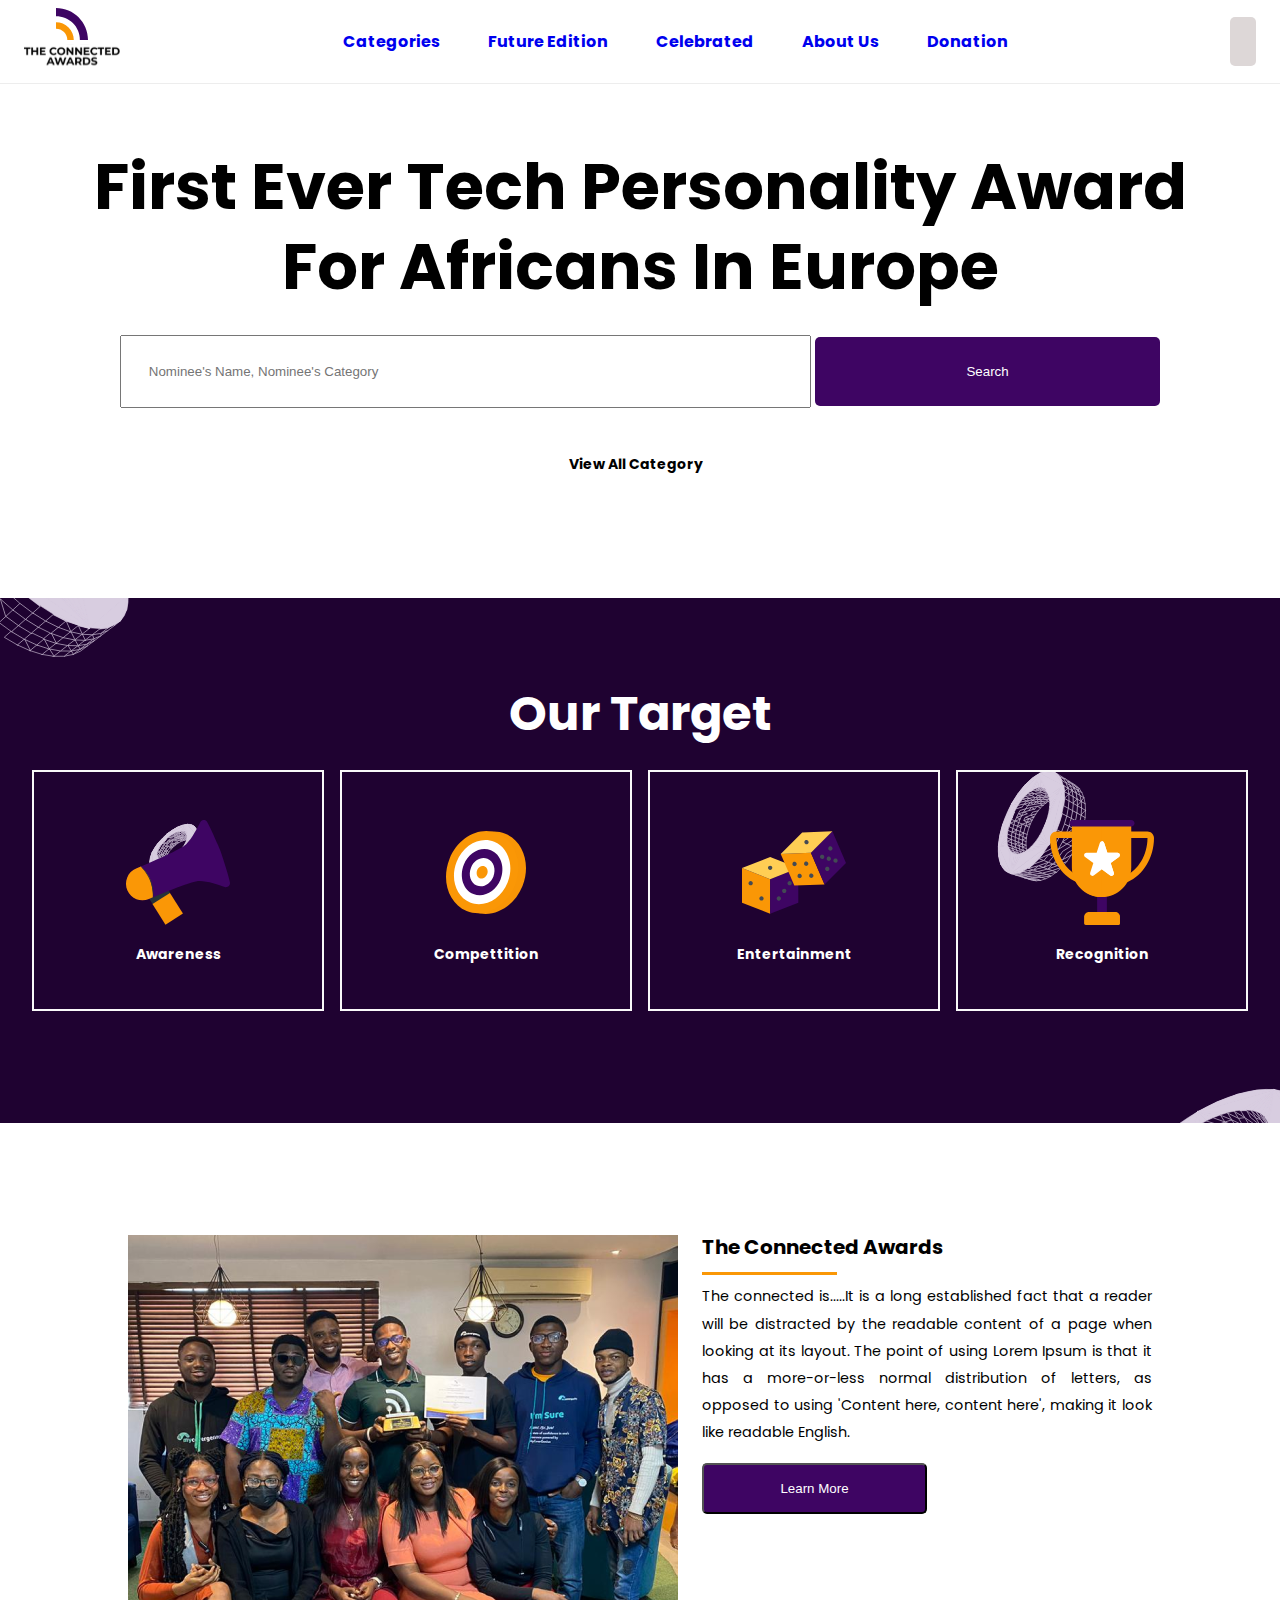
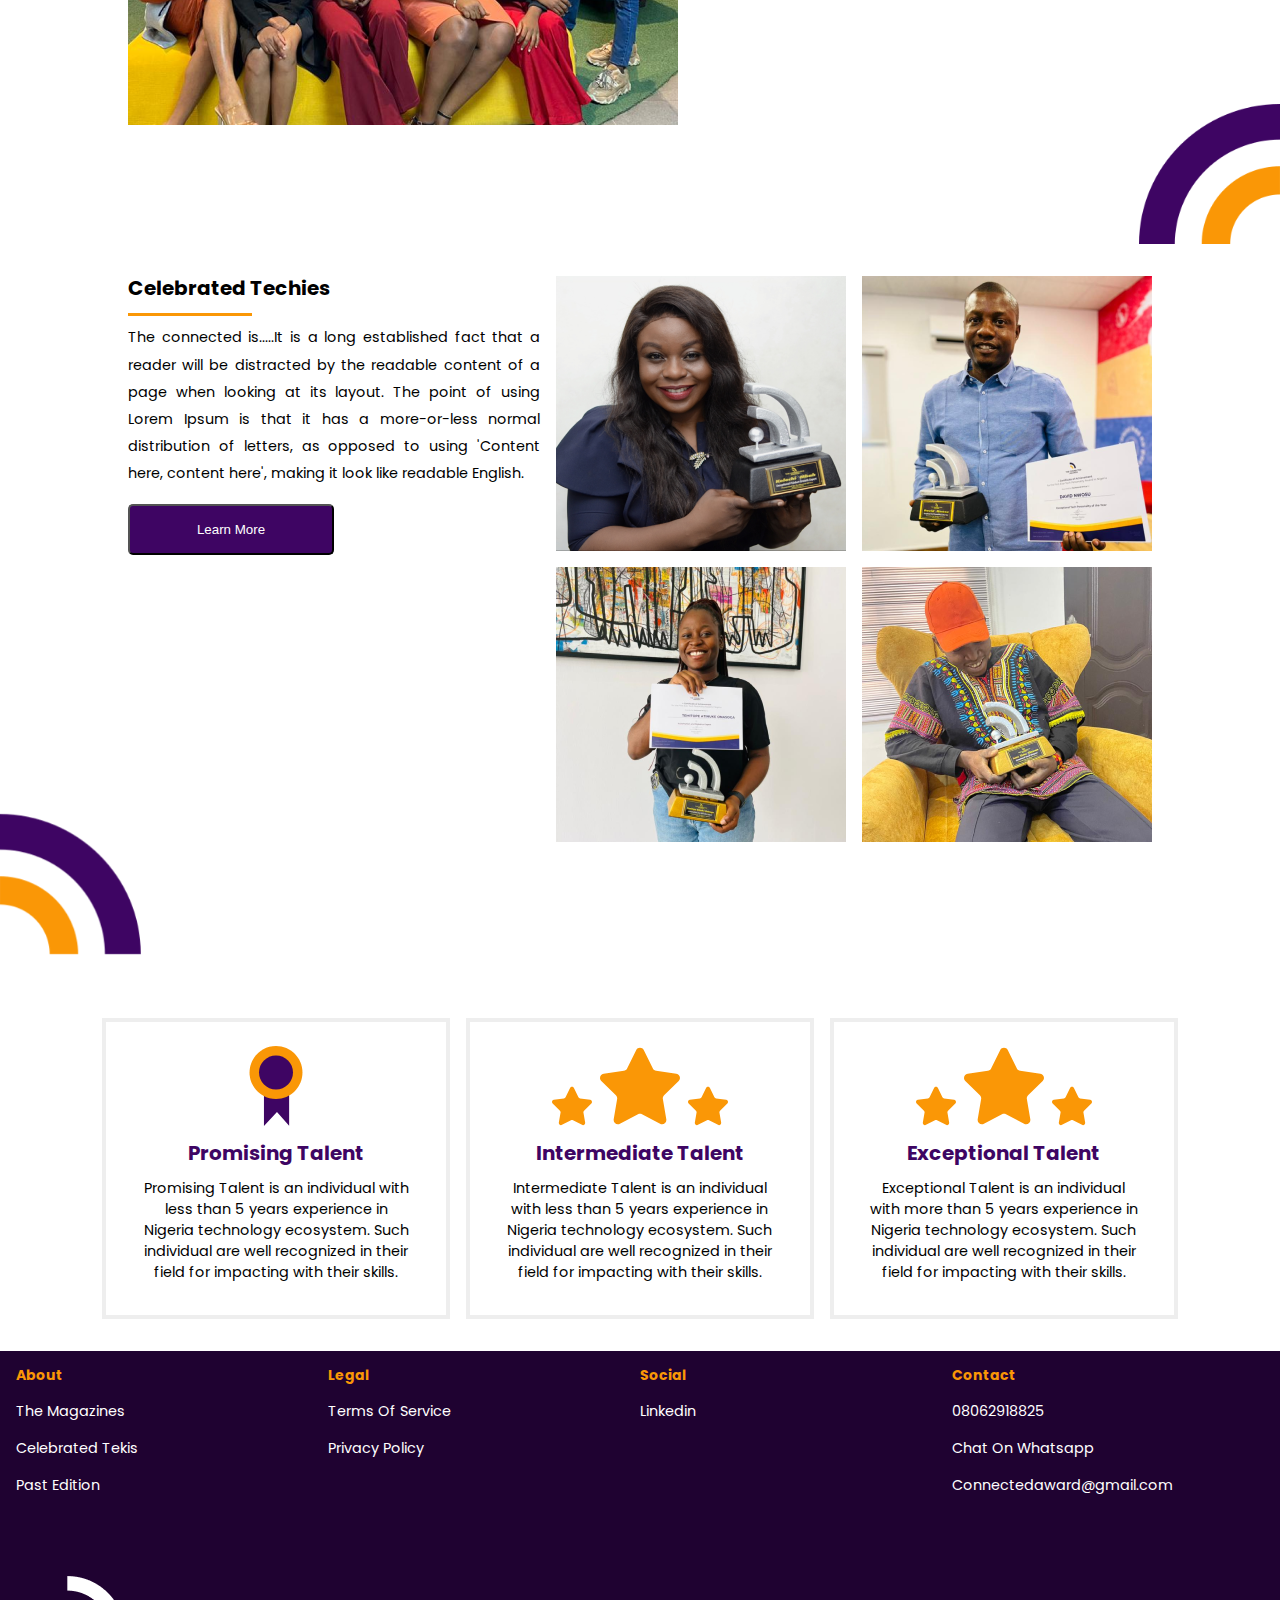
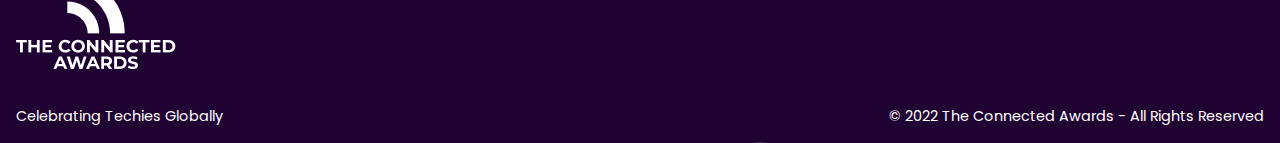
<file: award/index.html>
<!DOCTYPE html>
<html lang="en">
  <head>
    <meta charset="UTF-8" />
    <meta http-equiv="X-UA-Compatible" content="IE=edge" />
    <meta name="viewport" content="width=device-width, initial-scale=1.0" />
    <title>TECH AWARD</title>
    <link rel="stylesheet" href="style.css" />
    <link rel="preconnect" href="https://fonts.googleapis.com" />
    <link rel="preconnect" href="https://fonts.gstatic.com" crossorigin />
    <link
      href="https://fonts.googleapis.com/css2?family=Heebo&family=Montserrat:wght@500&family=Poppins:ital,wght@0,400;0,700;1,100&family=Raleway:ital,wght@0,600;1,100&family=Roboto&family=Roboto+Condensed&display=swap"
      rel="stylesheet"
    />
    <link
      rel="stylesheet"
      href="https://cdnjs.cloudflare.com/ajax/libs/font-awesome/6.1.1/css/all.min.css"
      integrity="sha512-KfkfwYDsLkIlwQp6LFnl8zNdLGxu9YAA1QvwINks4PhcElQSvqcyVLLD9aMhXd13uQjoXtEKNosOWaZqXgel0g=="
      crossorigin="anonymous"
      referrerpolicy="no-referrer"
    />
    <link
      href="https://fonts.googleapis.com/css2?family=Heebo&family=Montserrat:wght@500&family=Poppins:ital,wght@0,400;0,700;1,100&family=Raleway:ital,wght@0,600;1,100&family=Roboto&family=Roboto+Condensed&display=swap"
      rel="stylesheet"
    />
    <link
      rel="stylesheet"
      href="https://cdnjs.cloudflare.com/ajax/libs/font-awesome/6.1.1/css/all.min.css"
      integrity="sha512-KfkfwYDsLkIlwQp6LFnl8zNdLGxu9YAA1QvwINks4PhcElQSvqcyVLLD9aMhXd13uQjoXtEKNosOWaZqXgel0g=="
      crossorigin="anonymous"
      referrerpolicy="no-referrer"
    />
  </head>
  <body>
    <nav class="menu-bar">
      <div class="nav-header">
        <a href="/index.html"><img src="images/logo..svg" alt="logo" /></a>

        <div class="nav-toggle">
          <i class="fa fa-bars"></i>
          <!-- <i class="fa fa-times" aria-hidden="true"></i> -->
        </div>
      </div>
      <ul class="links">
        <a href="/category.html"><li>Categories</li></a>
        <a href="/future.html"><li>Future Edition</li></a>
        <a href="/celebrate.html"><li>Celebrated</li></a>
        <a href="/about.html"><li>About Us</li></a>
        <a href="/donation.html"><li>Donation</li></a>
      </ul>
      <div class="nav-end">
        <a href="/login.html"><i class="fa-solid fa-right-to-bracket"></i></a>
      </div>
    </nav>

    <main class="home">
      <div class="hero">
        <h1 class="content-header">
          First Ever Tech Personality Award For Africans In Europe
        </h1>
        <div class="main-input">
          <form action="">
            <input
              type="text"
              class="search"
              placeholder="Nominee's Name, Nominee's Category"
            />
            <button class="bt">Search</button>
          </form>
        </div>

        <div class="cat">
          <h4>View All Category<i class="fa-solid fa-arrow-right-long"></i></h4>
        </div>
      </div>
    </main>
    <div class="section-target">
      <div class="main-target">
        <h2 class="tag">Our Target</h2>
        <div class="target">
          <div class="target-cont">
            <img src="images/speaker.svg" alt="speaker logo" />
            <h4>Awareness</h4>
          </div>
          <div class="target-cont">
            <img src="images/target.svg" alt="target logo" />
            <h4>Compettition</h4>
          </div>

          <div class="target-cont">
            <img src="images/dice.svg" alt="dice logo" />
            <h4>Entertainment</h4>
          </div>
          <div class="target-cont">
            <img src="images/trophy.svg" alt="trophy" />
            <h4>Recognition</h4>
          </div>
        </div>
      </div>
      <div class="award">
        <div class="image">
          <img src="images/award.png" alt="award" />
        </div>
        <div class="connect">
          <h3>The Connected Awards</h3>
          <hr class="horizon" />
          <p class="award-p">
            The connected is.....It is a long established fact that a reader
            will be distracted by the readable content of a page when looking at
            its layout. The point of using Lorem Ipsum is that it has a
            more-or-less normal distribution of letters, as opposed to using
            'Content here, content here', making it look like readable English.
          </p>
          <button class="btn">Learn More</button>
        </div>
      </div>
      <div class="ab-image">
        <img class="strip" src="images/download.png" alt="download" />
      </div>
      <div class="tekis">
        <div class="celebrated-tekis">
          <h3 class="cele">Celebrated Techies</h3>
          <hr class="horizon" />
          <p class="award-p">
            The connected is.....It is a long established fact that a reader
            will be distracted by the readable content of a page when looking at
            its layout. The point of using Lorem Ipsum is that it has a
            more-or-less normal distribution of letters, as opposed to using
            'Content here, content here', making it look like readable English.
          </p>
          <button class="btn">Learn More</button>
        </div>
        <div class="celebrated-tekis2">
          <img src="images/award1.png" alt="" />
          <img src="images/award2.png" alt="" />
          <img src="images/award3.png" alt="" />
          <img src="images/award4.png" alt="" />
        </div>
      </div>
      <div class="abs-image">
        <img class="stripe" src="images/download (2).png" alt="download" />
      </div>
      <div class="talent">
        <div class="flex-talent">
          <img src="images/ribbon1.svg" alt="" />
          <h3>Promising Talent</h3>
          <p>
            Promising Talent is an individual with less than 5 years experience
            in Nigeria technology ecosystem. Such individual are well recognized
            in their field for impacting with their skills.
          </p>
        </div>
        <div class="flex-talent">
          <img src="images/stars2.svg" alt="" />
          <h3>Intermediate Talent</h3>
          <p>
            Intermediate Talent is an individual with less than 5 years
            experience in Nigeria technology ecosystem. Such individual are well
            recognized in their field for impacting with their skills.
          </p>
        </div>
        <div class="flex-talent">
          <img src="images/stars2.svg" alt="" />
          <h3>Exceptional Talent</h3>
          <p>
            Exceptional Talent is an individual with more than 5 years
            experience in Nigeria technology ecosystem. Such individual are well
            recognized in their field for impacting with their skills.
          </p>
        </div>
      </div>
      <footer>
        <div class="enquires">
          <div class="flex-enq">
            <h4>About</h4>
            <p>The Magazines</p>
            <p>Celebrated Tekis</p>
            <p>Past Edition</p>
          </div>
          <div class="flex-enq">
            <h4>Legal</h4>
            <p>Terms Of Service</p>
            <p>Privacy Policy</p>
          </div>
          <div class="flex-enq">
            <h4>Social</h4>
            <p>Linkedin</p>
          </div>
          <div class="flex-enq">
            <h4>Contact</h4>
            <p>08062918825</p>
            <p>Chat On Whatsapp</p>
            <p>Connectedaward@gmail.com</p>
          </div>
        </div>
        <div class="connect-img">
          <img src="images/download (3).png" alt="" />
        </div>
        <div class="brand">
          <div class="copy-right">
            <p>Celebrating Techies Globally</p>
          </div>
          <div class="copy-right">
            <p>© 2022 The Connected Awards - All Rights Reserved</p>
          </div>
        </div>
      </footer>
    </div>
    <script src="app.js"></script>
  </body>
</html>
</file>
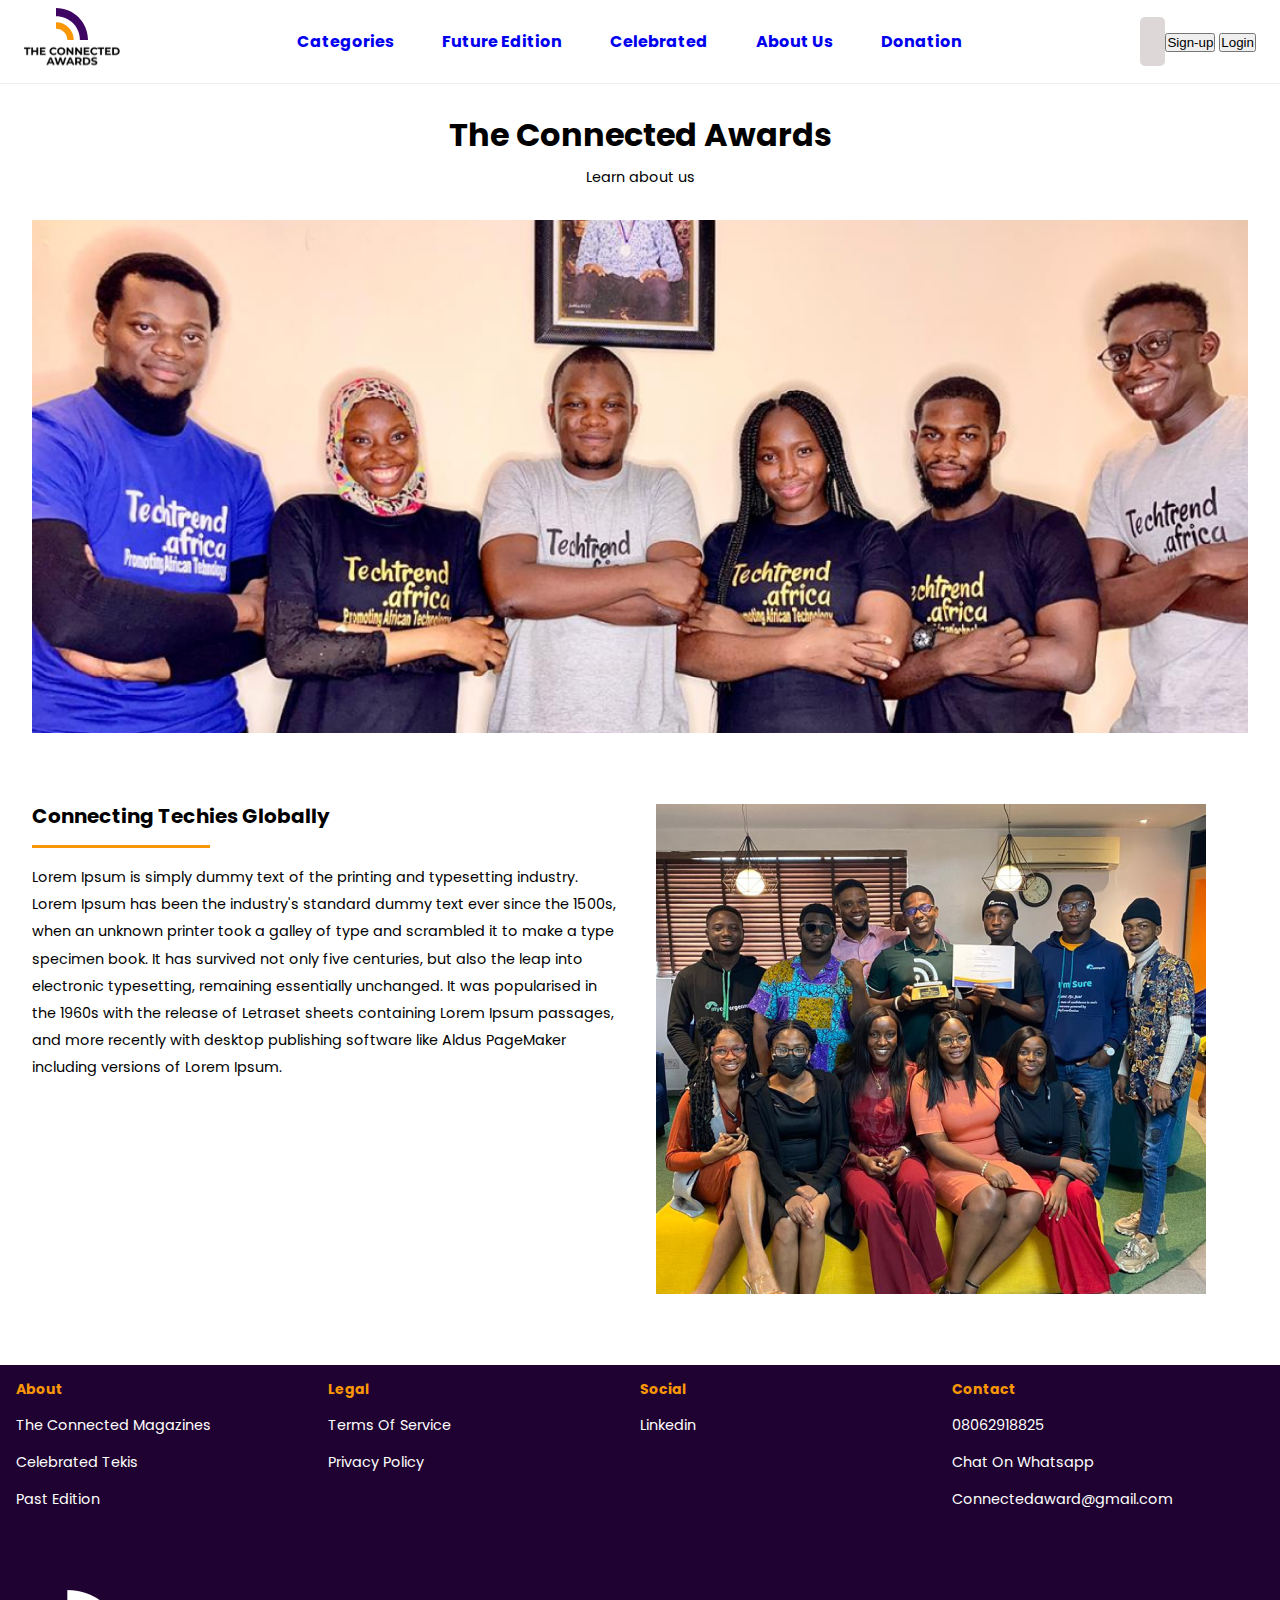
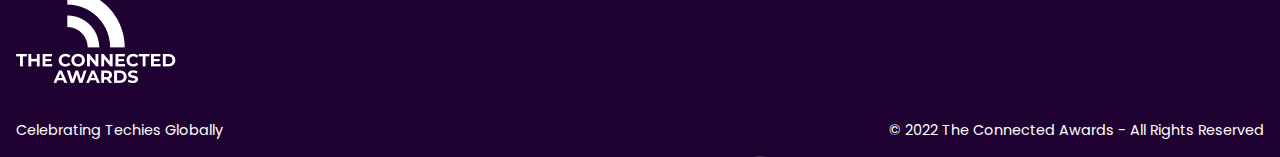
<file: award/about.html>
<!DOCTYPE html>
<html lang="en">
  <head>
    <meta charset="UTF-8" />
    <meta http-equiv="X-UA-Compatible" content="IE=edge" />
    <meta name="viewport" content="width=device-width, initial-scale=1.0" />
    <title>Tech Award</title>
    <link rel="stylesheet" href="style.css" />
    <link rel="preconnect" href="https://fonts.googleapis.com" />
    <link rel="preconnect" href="https://fonts.gstatic.com" crossorigin />
    <link
      href="https://fonts.googleapis.com/css2?family=Heebo&family=Montserrat:wght@500&family=Poppins:ital,wght@0,400;0,700;1,100&family=Raleway:ital,wght@0,600;1,100&family=Roboto&family=Roboto+Condensed&display=swap"
      rel="stylesheet"
    />
    <link
      rel="stylesheet"
      href="https://cdnjs.cloudflare.com/ajax/libs/font-awesome/6.1.1/css/all.min.css"
      integrity="sha512-KfkfwYDsLkIlwQp6LFnl8zNdLGxu9YAA1QvwINks4PhcElQSvqcyVLLD9aMhXd13uQjoXtEKNosOWaZqXgel0g=="
      crossorigin="anonymous"
      referrerpolicy="no-referrer"
    />
    <link
      href="https://fonts.googleapis.com/css2?family=Heebo&family=Montserrat:wght@500&family=Poppins:ital,wght@0,400;0,700;1,100&family=Raleway:ital,wght@0,600;1,100&family=Roboto&family=Roboto+Condensed&display=swap"
      rel="stylesheet"
    />
    <link rel="stylesheet" href="style5.css" />
  </head>
  <body>
    <nav class="menu-bar">
      <div class="nav-header">
        <a href="/"><img src="images/logo..svg" alt="logo" /></a>
        <div class="nav-toggle">
          <i class="fa fa-bars"></i>
        </div>
      </div>
      <ul class="links">
        <a href="/category.html"><li>Categories</li></a>
        <a href="/future.html"><li>Future Edition</li></a>
        <a href="/celebrate.html"><li>Celebrated</li></a>
        <a href="/about.html"><li>About Us</li></a>
        <a href="/donation.html"><li>Donation</li></a>
      </ul>
      <div class="nav-end">
        <a href="/login.html"><i class="fa-solid fa-right-to-bracket"></i></a>

        <div class="but">
          <button>Sign-up</button>
          <button>Login</button>
        </div>
      </div>
    </nav>

    <main>
      <div class="header">
        <h3>The Connected Awards</h3>
        <p>Learn about us</p>
      </div>
      <img class="group" src="images/group.png" alt="" />
      <div class="global-tekis">
        <div class="glob-tekis">
          <h3>Connecting Techies Globally</h3>
          <hr class="horizon" />
          <p class="para">
            Lorem Ipsum is simply dummy text of the printing and typesetting
            industry. Lorem Ipsum has been the industry's standard dummy text
            ever since the 1500s, when an unknown printer took a galley of type
            and scrambled it to make a type specimen book. It has survived not
            only five centuries, but also the leap into electronic typesetting,
            remaining essentially unchanged. It was popularised in the 1960s
            with the release of Letraset sheets containing Lorem Ipsum passages,
            and more recently with desktop publishing software like Aldus
            PageMaker including versions of Lorem Ipsum.
          </p>
        </div>
        <div class="glob-tekis">
          <img src="images/global-tekis.png" alt="" />
        </div>
      </div>
      <script src="app.js"></script>
    </main>
  </body>
  <footer>
    <div class="enquires">
      <div class="flex-enq">
        <h4>About</h4>
        <p>The Connected Magazines</p>
        <p>Celebrated Tekis</p>
        <p>Past Edition</p>
      </div>
      <div class="flex-enq">
        <h4>Legal</h4>
        <p>Terms Of Service</p>
        <p>Privacy Policy</p>
      </div>
      <div class="flex-enq">
        <h4>Social</h4>
        <p>Linkedin</p>
      </div>
      <div class="flex-enq">
        <h4>Contact</h4>
        <p>08062918825</p>
        <p>Chat On Whatsapp</p>
        <p>Connectedaward@gmail.com</p>
      </div>
    </div>
    <div class="connect-img">
      <img src="images/download (3).png" alt="" />
    </div>
    <div class="brand">
      <div class="copy-right">
        <p>Celebrating Techies Globally</p>
      </div>
      <div class="copy-right">
        <p>© 2022 The Connected Awards - All Rights Reserved</p>
      </div>
    </div>
  </footer>
</html>
</file>
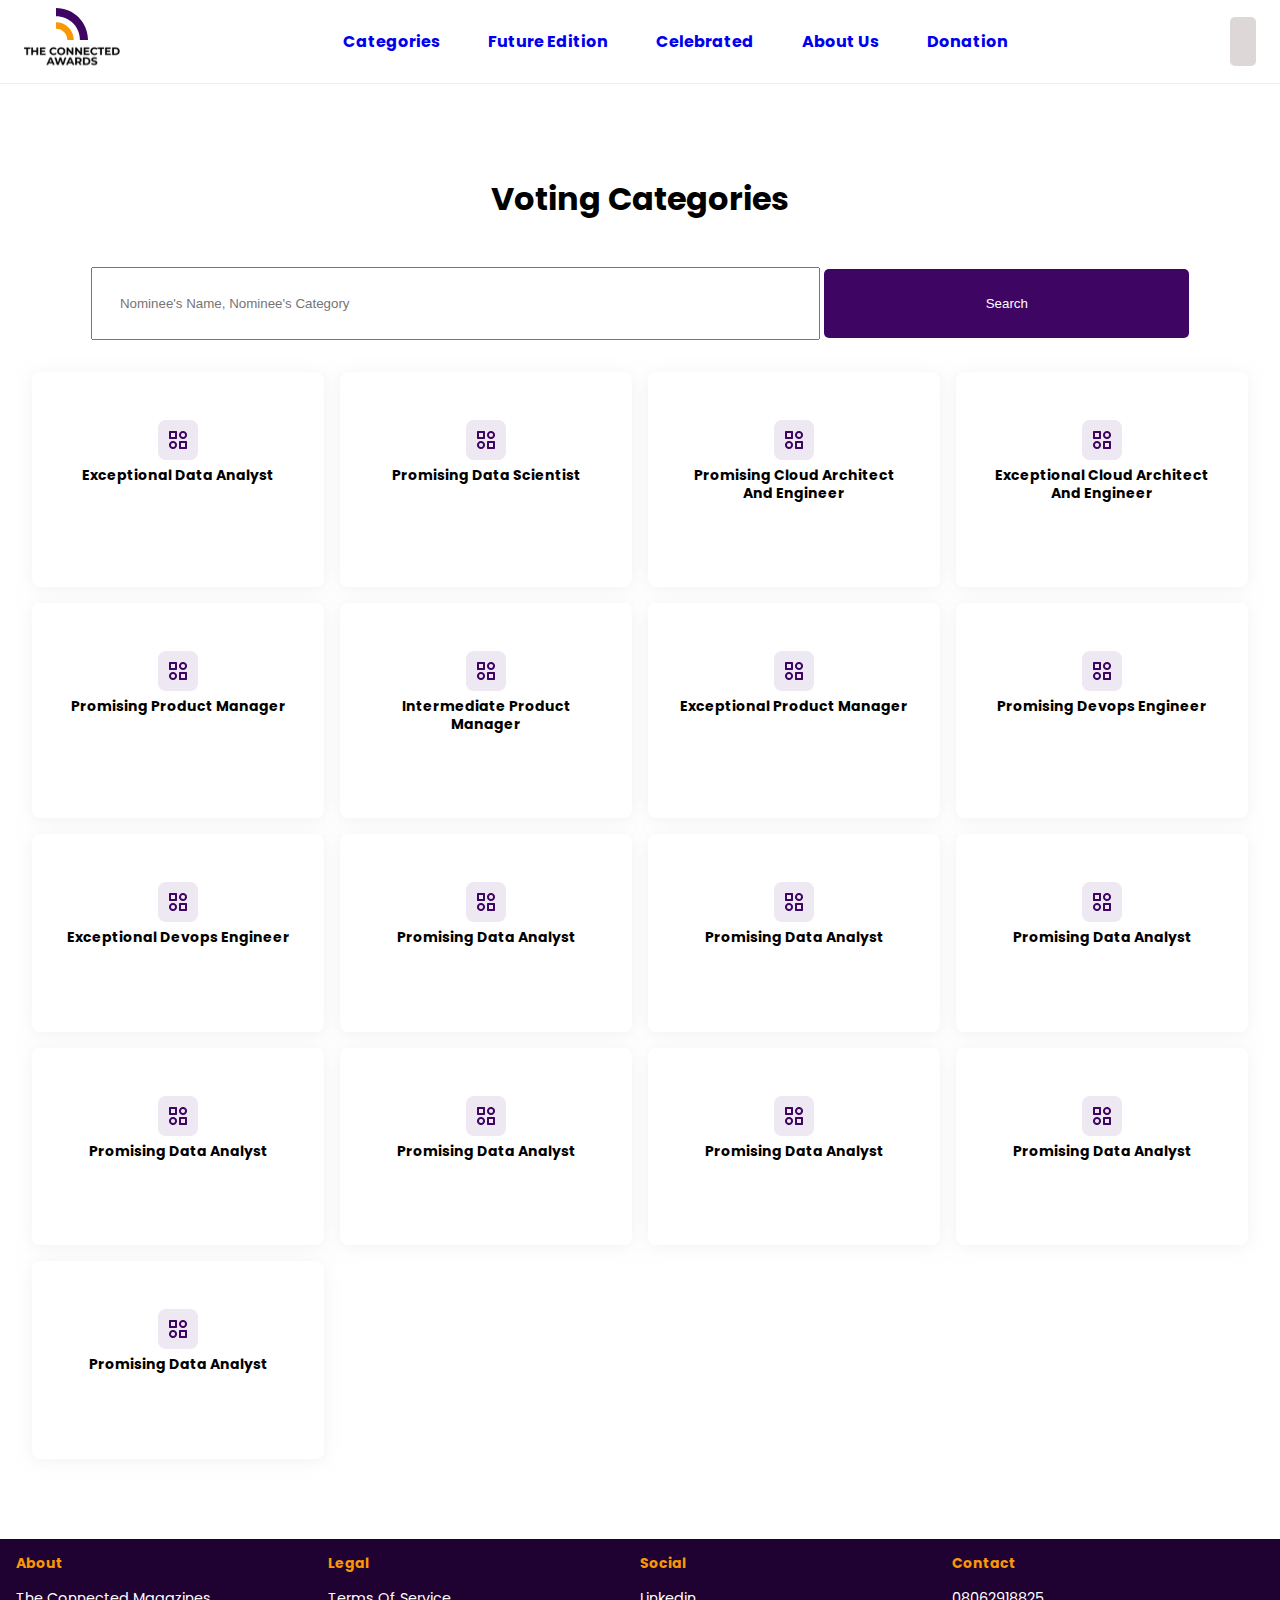
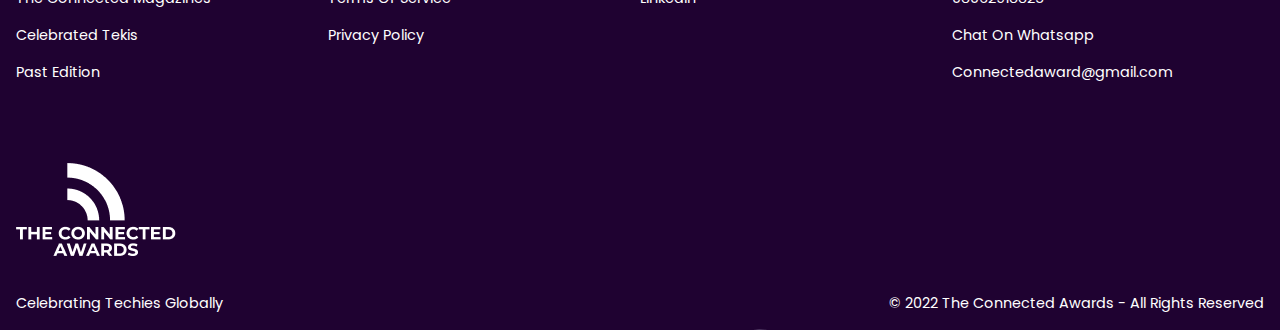
<file: award/category.html>
<!DOCTYPE html>
<html lang="en">
  <head>
    <meta charset="UTF-8" />
    <meta http-equiv="X-UA-Compatible" content="IE=edge" />
    <meta name="viewport" content="width=device-width, initial-scale=1.0" />
    <title>Tech Award</title>
    <link rel="stylesheet" href="style.css" />
    <link rel="preconnect" href="https://fonts.googleapis.com" />
    <link rel="preconnect" href="https://fonts.gstatic.com" crossorigin />
    <link
      href="https://fonts.googleapis.com/css2?family=Heebo&family=Montserrat:wght@500&family=Poppins:ital,wght@0,400;0,700;1,100&family=Raleway:ital,wght@0,600;1,100&family=Roboto&family=Roboto+Condensed&display=swap"
      rel="stylesheet"
    />
    <link
      rel="stylesheet"
      href="https://cdnjs.cloudflare.com/ajax/libs/font-awesome/6.1.1/css/all.min.css"
      integrity="sha512-KfkfwYDsLkIlwQp6LFnl8zNdLGxu9YAA1QvwINks4PhcElQSvqcyVLLD9aMhXd13uQjoXtEKNosOWaZqXgel0g=="
      crossorigin="anonymous"
      referrerpolicy="no-referrer"
    />
    <link
      href="https://fonts.googleapis.com/css2?family=Heebo&family=Montserrat:wght@500&family=Poppins:ital,wght@0,400;0,700;1,100&family=Raleway:ital,wght@0,600;1,100&family=Roboto&family=Roboto+Condensed&display=swap"
      rel="stylesheet"
    />
    <link rel="stylesheet" href="style2.css" />
  </head>
  <body>
    <nav class="menu-bar">
      <div class="nav-header">
        <a href="/"><img src="images/logo..svg" alt="logo" /></a>

        <div class="nav-toggle">
          <i class="fa fa-bars"></i>
        </div>
      </div>
      <ul class="links">
        <a href="/category.html"><li>Categories</li></a>
        <a href="/future.html"><li>Future Edition</li></a>
        <a href="/celebrate.html"><li>Celebrated</li></a>
        <a href="/about.html"><li>About Us</li></a>
        <a href="/donation.html"><li>Donation</li></a>
      </ul>
      <div class="nav-end">
        <a href="/login.html"><i class="fa-solid fa-right-to-bracket"></i></a>
      </div>
    </nav>

    <main class="categories">
      <div class="voting">
        <h3>Voting Categories</h3>
      </div>

      <div class="main-input">
        <form action="">
          <input
            type="text"
            class="search"
            placeholder="Nominee's Name, Nominee's Category"
          />
          <button class="bt">Search</button>
        </form>
      </div>
      <div class="department">
        <div class="sect-depart">
          <img src="images/download .png" alt="" />
          <h4>Exceptional Data Analyst</h4>
          <br />
          <a href="">
            <i class="fa-solid fa-arrow-right-long"></i>
          </a>
        </div>
        <div class="sect-depart">
          <img src="images/download .png" alt="" />
          <h4>Promising Data Scientist</h4>
          <br />
          <a href="">
            <i class="fa-solid fa-arrow-right-long"></i>
          </a>
        </div>
        <div class="sect-depart">
          <img src="images/download .png" alt="" />
          <h4>Promising Cloud Architect And Engineer</h4>
          <br />
          <a href="">
            <i class="fa-solid fa-arrow-right-long"></i>
          </a>
        </div>

        <div class="sect-depart">
          <img src="images/download .png" alt="" />
          <h4>Exceptional Cloud Architect And Engineer</h4>
          <br />
          <a href="">
            <i class="fa-solid fa-arrow-right-long"></i>
          </a>
        </div>
        <div class="sect-depart">
          <img src="images/download .png" alt="" />
          <h4>Promising Product Manager</h4>
          <br />
          <a href="">
            <i class="fa-solid fa-arrow-right-long"></i>
          </a>
        </div>
        <div class="sect-depart">
          <img src="images/download .png" alt="" />
          <h4>Intermediate Product Manager</h4>
          <br />
          <a href="">
            <i class="fa-solid fa-arrow-right-long"></i>
          </a>
        </div>

        <div class="sect-depart">
          <img src="images/download .png" alt="" />
          <h4>Exceptional Product Manager</h4>
          <br />
          <a href="">
            <i class="fa-solid fa-arrow-right-long"></i>
          </a>
        </div>

        <div class="sect-depart">
          <img src="images/download .png" alt="" />
          <h4>Promising Devops Engineer</h4>
          <br />
          <a href="">
            <i class="fa-solid fa-arrow-right-long"></i>
          </a>
        </div>

        <div class="sect-depart">
          <img src="images/download .png" alt="" />
          <h4>Exceptional Devops Engineer</h4>
          <br />
          <a href="">
            <i class="fa-solid fa-arrow-right-long"></i>
          </a>
        </div>

        <div class="sect-depart">
          <img src="images/download .png" alt="" />
          <h4>Promising Data Analyst</h4>
          <br />
          <a href=""> <i class="fa-solid fa-arrow-right-long"></i></a>
        </div>
        <div class="sect-depart">
          <img src="images/download .png" alt="" />
          <h4>Promising Data Analyst</h4>
          <br />
          <a href=""> <i class="fa-solid fa-arrow-right-long"></i></a>
        </div>
        <div class="sect-depart">
          <img src="images/download .png" alt="" />
          <h4>Promising Data Analyst</h4>
          <br />
          <a href=""><i class="fa-solid fa-arrow-right-long"></i></a>
        </div>
        <div class="sect-depart">
          <img src="images/download .png" alt="" />
          <h4>Promising Data Analyst</h4>
          <br />
          <a href=""> <i class="fa-solid fa-arrow-right-long"></i></a>
        </div>
        <div class="sect-depart">
          <img src="images/download .png" alt="" />
          <h4>Promising Data Analyst</h4>
          <br />
          <a href=""> <i class="fa-solid fa-arrow-right-long"></i></a>
        </div>
        <div class="sect-depart">
          <img src="images/download .png" alt="" />
          <h4>Promising Data Analyst</h4>
          <br />
          <a href=""> <i class="fa-solid fa-arrow-right-long"></i></a>
        </div>
        <div class="sect-depart">
          <img src="images/download .png" alt="" />
          <h4>Promising Data Analyst</h4>
          <br />
          <a href=""> <i class="fa-solid fa-arrow-right-long"></i></a>
        </div>
        <div class="sect-depart">
          <img src="images/download .png" alt="" />
          <h4>Promising Data Analyst</h4>
          <br />
          <a href=""> <i class="fa-solid fa-arrow-right-long"></i></a>
        </div>
      </div>
      <script src="app.js"></script>
    </main>
    <footer>
      <div class="enquires">
        <div class="flex-enq">
          <h4>About</h4>
          <p>The Connected Magazines</p>
          <p>Celebrated Tekis</p>
          <p>Past Edition</p>
        </div>
        <div class="flex-enq">
          <h4>Legal</h4>
          <p>Terms Of Service</p>
          <p>Privacy Policy</p>
        </div>
        <div class="flex-enq">
          <h4>Social</h4>
          <p>Linkedin</p>
        </div>
        <div class="flex-enq">
          <h4>Contact</h4>
          <p>08062918825</p>
          <p>Chat On Whatsapp</p>
          <p>Connectedaward@gmail.com</p>
        </div>
      </div>
      <div class="connect-img">
        <img src="images/download (3).png" alt="" />
      </div>
      <div class="brand">
        <div class="copy-right">
          <p>Celebrating Techies Globally</p>
        </div>
        <div class="copy-right">
          <p>© 2022 The Connected Awards - All Rights Reserved</p>
        </div>
      </div>
    </footer>
  </body>
</html>
</file>
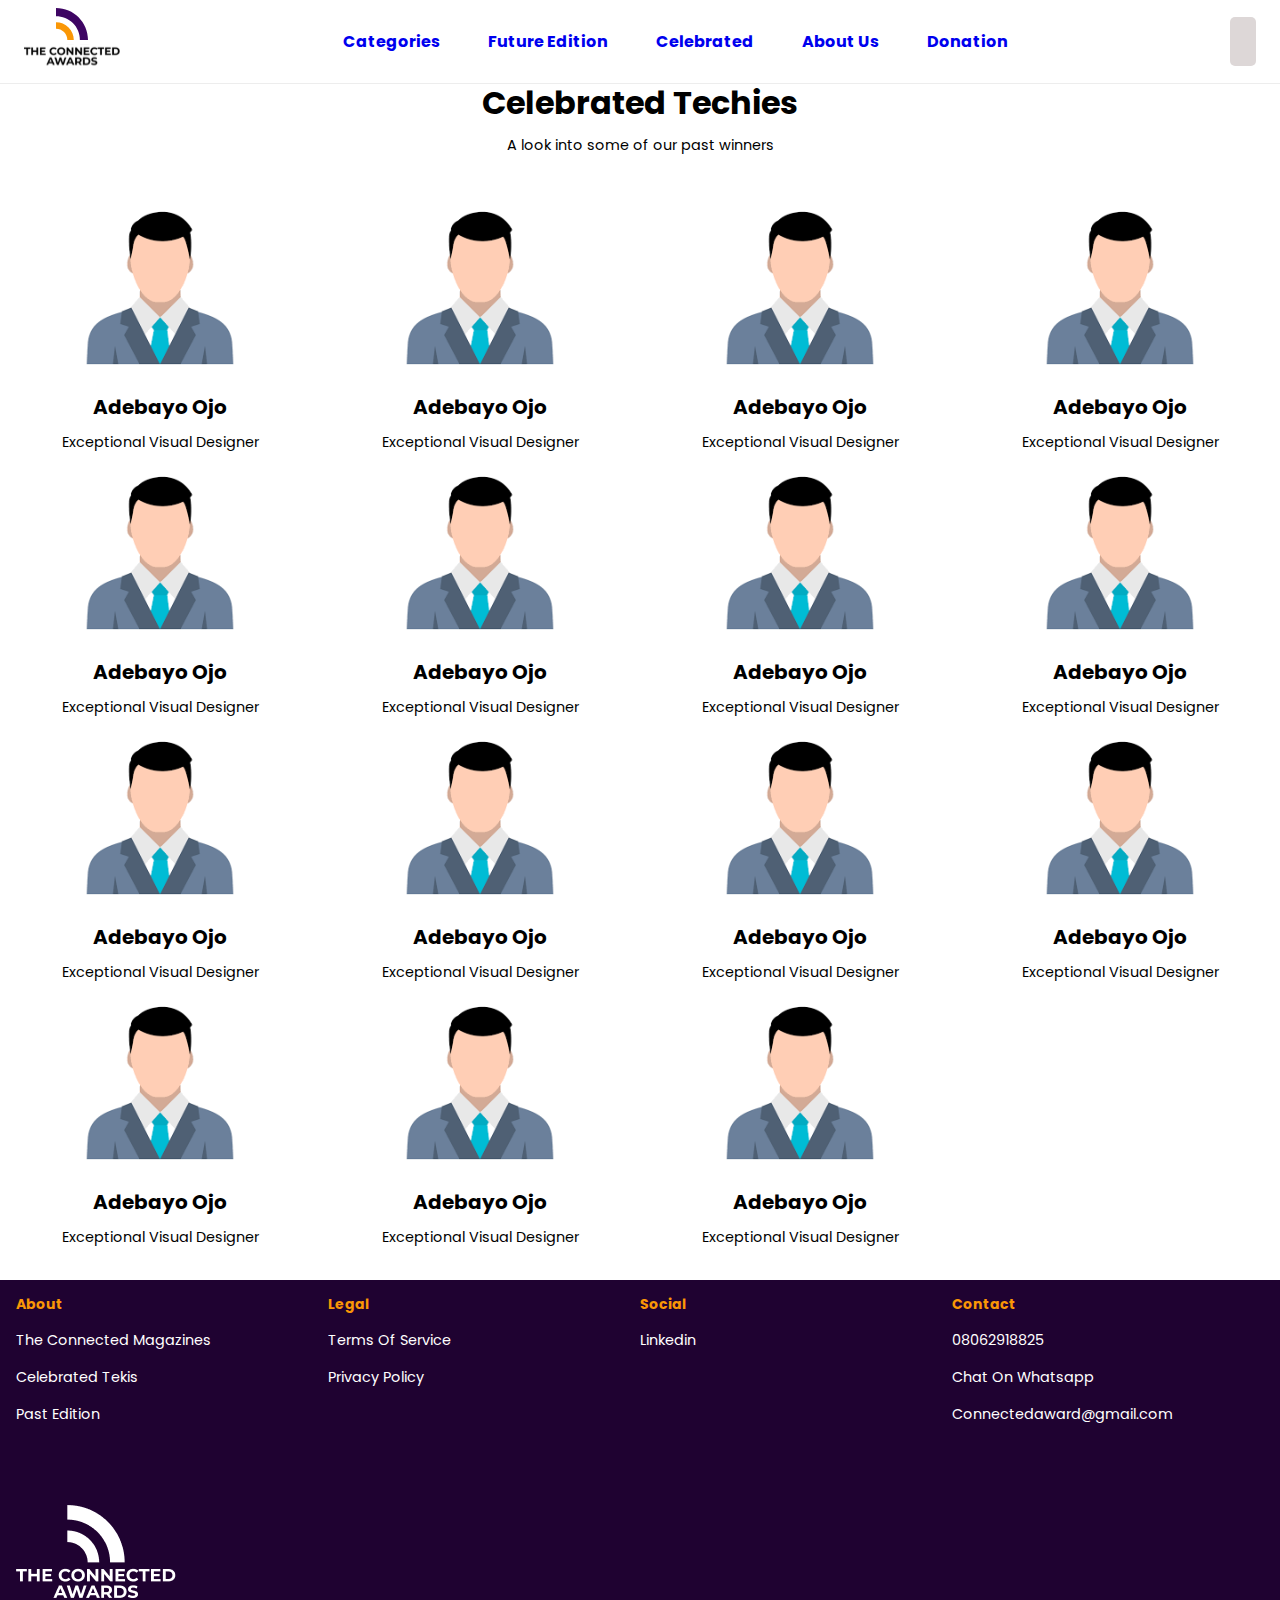
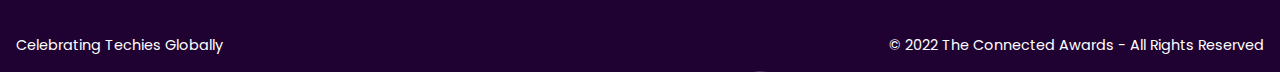
<file: award/celebrate.html>
<!DOCTYPE html>
<html lang="en">
  <head>
    <meta charset="UTF-8" />
    <meta http-equiv="X-UA-Compatible" content="IE=edge" />
    <meta name="viewport" content="width=device-width, initial-scale=1.0" />
    <title>Tech Award</title>
    <link rel="stylesheet" href="style.css" />
    <link rel="preconnect" href="https://fonts.googleapis.com" />
    <link rel="preconnect" href="https://fonts.gstatic.com" crossorigin />
    <link
      href="https://fonts.googleapis.com/css2?family=Heebo&family=Montserrat:wght@500&family=Poppins:ital,wght@0,400;0,700;1,100&family=Raleway:ital,wght@0,600;1,100&family=Roboto&family=Roboto+Condensed&display=swap"
      rel="stylesheet"
    />
    <link
      rel="stylesheet"
      href="https://cdnjs.cloudflare.com/ajax/libs/font-awesome/6.1.1/css/all.min.css"
      integrity="sha512-KfkfwYDsLkIlwQp6LFnl8zNdLGxu9YAA1QvwINks4PhcElQSvqcyVLLD9aMhXd13uQjoXtEKNosOWaZqXgel0g=="
      crossorigin="anonymous"
      referrerpolicy="no-referrer"
    />
    <link
      href="https://fonts.googleapis.com/css2?family=Heebo&family=Montserrat:wght@500&family=Poppins:ital,wght@0,400;0,700;1,100&family=Raleway:ital,wght@0,600;1,100&family=Roboto&family=Roboto+Condensed&display=swap"
      rel="stylesheet"
    />
    <link rel="stylesheet" href="style4.css" />
  </head>
  <body>
    <nav class="menu-bar">
      <div class="nav-header">
        <a href="/"> <img src="images/logo..svg" alt="logo" /></a>

        <div class="nav-toggle">
          <i class="fa fa-bars"></i>
        </div>
      </div>
      <ul class="links">
        <a href="/category.html"><li>Categories</li></a>
        <a href="/future.html"><li>Future Edition</li></a>
        <a href="/celebrate.html"><li>Celebrated</li></a>
        <a href="/about.html"><li>About Us</li></a>
        <a href="/donation.html"><li>Donation</li></a>
      </ul>
      <div class="nav-end">
        <a href="/login.html"><i class="fa-solid fa-right-to-bracket"></i></a>
      </div>
    </nav>

    <main>
      <div class="header">
        <h2>Celebrated Techies</h2>
        <p>A look into some of our past winners</p>
      </div>
      <div class="grid-5">
        <div class="tekki">
          <img src="images/avatar.png" alt="" />
          <h3>Adebayo Ojo</h3>
          <p>Exceptional Visual Designer</p>
        </div>
        <div class="tekki">
          <img src="images/avatar.png" alt="" />
          <h3>Adebayo Ojo</h3>
          <p>Exceptional Visual Designer</p>
        </div>
        <div class="tekki">
          <img src="images/avatar.png" alt="" />
          <h3>Adebayo Ojo</h3>
          <p>Exceptional Visual Designer</p>
        </div>
        <div class="tekki">
          <img src="images/avatar.png" alt="" />
          <h3>Adebayo Ojo</h3>
          <p>Exceptional Visual Designer</p>
        </div>
        <div class="tekki">
          <img src="images/avatar.png" alt="" />
          <h3>Adebayo Ojo</h3>
          <p>Exceptional Visual Designer</p>
        </div>
        <div class="tekki">
          <img src="images/avatar.png" alt="" />
          <h3>Adebayo Ojo</h3>
          <p>Exceptional Visual Designer</p>
        </div>
        <div class="tekki">
          <img src="images/avatar.png" alt="" />
          <h3>Adebayo Ojo</h3>
          <p>Exceptional Visual Designer</p>
        </div>
        <div class="tekki">
          <img src="images/avatar.png" alt="" />
          <h3>Adebayo Ojo</h3>
          <p>Exceptional Visual Designer</p>
        </div>
        <div class="tekki">
          <img src="images/avatar.png" alt="" />
          <h3>Adebayo Ojo</h3>
          <p>Exceptional Visual Designer</p>
        </div>
        <div class="tekki">
          <img src="images/avatar.png" alt="" />
          <h3>Adebayo Ojo</h3>
          <p>Exceptional Visual Designer</p>
        </div>
        <div class="tekki">
          <img src="images/avatar.png" alt="" />
          <h3>Adebayo Ojo</h3>
          <p>Exceptional Visual Designer</p>
        </div>
        <div class="tekki">
          <img src="images/avatar.png" alt="" />
          <h3>Adebayo Ojo</h3>
          <p>Exceptional Visual Designer</p>
        </div>
        <div class="tekki">
          <img src="images/avatar.png" alt="" />
          <h3>Adebayo Ojo</h3>
          <p>Exceptional Visual Designer</p>
        </div>
        <div class="tekki">
          <img src="images/avatar.png" alt="" />
          <h3>Adebayo Ojo</h3>
          <p>Exceptional Visual Designer</p>
        </div>
        <div class="tekki">
          <img src="images/avatar.png" alt="" />
          <h3>Adebayo Ojo</h3>
          <p>Exceptional Visual Designer</p>
        </div>
      </div>
    </main>
    <script src="app.js"></script>
  </body>
  <footer>
    <div class="enquires">
      <div class="flex-enq">
        <h4>About</h4>
        <p>The Connected Magazines</p>
        <p>Celebrated Tekis</p>
        <p>Past Edition</p>
      </div>
      <div class="flex-enq">
        <h4>Legal</h4>
        <p>Terms Of Service</p>
        <p>Privacy Policy</p>
      </div>
      <div class="flex-enq">
        <h4>Social</h4>
        <p>Linkedin</p>
      </div>
      <div class="flex-enq">
        <h4>Contact</h4>
        <p>08062918825</p>
        <p>Chat On Whatsapp</p>
        <p>Connectedaward@gmail.com</p>
      </div>
    </div>
    <div class="connect-img">
      <img src="images/download (3).png" alt="" />
    </div>
    <div class="brand">
      <div class="copy-right">
        <p>Celebrating Techies Globally</p>
      </div>
      <div class="copy-right">
        <p>© 2022 The Connected Awards - All Rights Reserved</p>
      </div>
    </div>
  </footer>
</html>
</file>
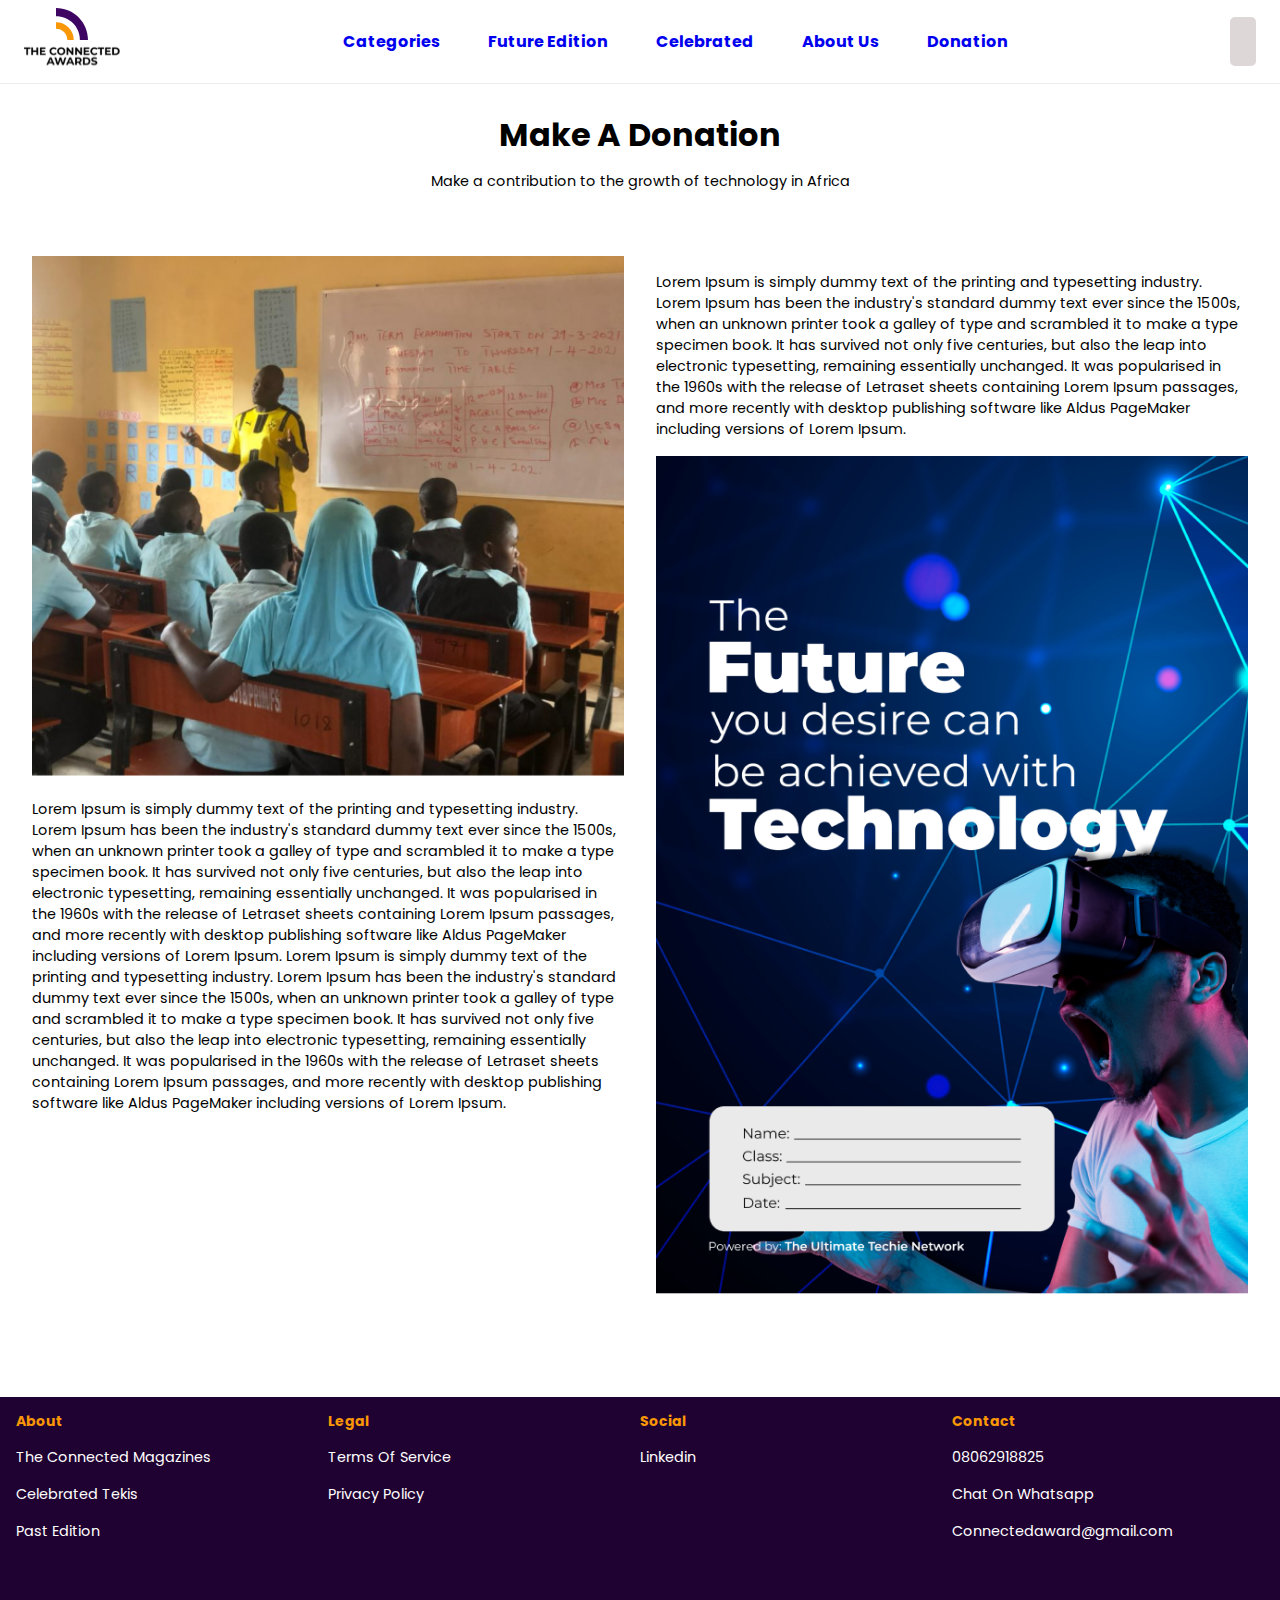
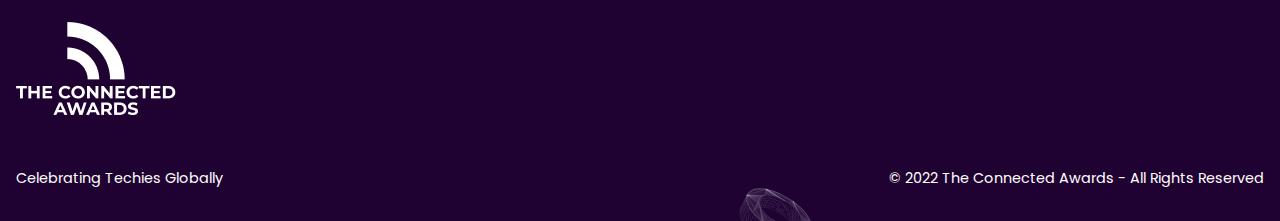
<file: award/donation.html>
<!DOCTYPE html>
<html lang="en">
  <head>
    <meta charset="UTF-8" />
    <meta http-equiv="X-UA-Compatible" content="IE=edge" />
    <meta name="viewport" content="width=device-width, initial-scale=1.0" />
    <title>Tech Award</title>
    <link rel="stylesheet" href="style.css" />
    <link rel="preconnect" href="https://fonts.googleapis.com" />
    <link rel="preconnect" href="https://fonts.gstatic.com" crossorigin />
    <link
      href="https://fonts.googleapis.com/css2?family=Heebo&family=Montserrat:wght@500&family=Poppins:ital,wght@0,400;0,700;1,100&family=Raleway:ital,wght@0,600;1,100&family=Roboto&family=Roboto+Condensed&display=swap"
      rel="stylesheet"
    />
    <link
      rel="stylesheet"
      href="https://cdnjs.cloudflare.com/ajax/libs/font-awesome/6.1.1/css/all.min.css"
      integrity="sha512-KfkfwYDsLkIlwQp6LFnl8zNdLGxu9YAA1QvwINks4PhcElQSvqcyVLLD9aMhXd13uQjoXtEKNosOWaZqXgel0g=="
      crossorigin="anonymous"
      referrerpolicy="no-referrer"
    />
    <link
      href="https://fonts.googleapis.com/css2?family=Heebo&family=Montserrat:wght@500&family=Poppins:ital,wght@0,400;0,700;1,100&family=Raleway:ital,wght@0,600;1,100&family=Roboto&family=Roboto+Condensed&display=swap"
      rel="stylesheet"
    />
    <link rel="stylesheet" href="style6.css" />
  </head>

  <body>
    <nav class="menu-bar">
      <div class="nav-header">
        <a href="/"><img src="images/logo..svg" alt="logo" /></a>

        <div class="nav-toggle">
          <i class="fa fa-bars"></i>
        </div>
      </div>
      <ul class="links">
        <a href="/category.html"><li>Categories</li></a>
        <a href="/future.html"><li>Future Edition</li></a>
        <a href="/celebrate.html"><li>Celebrated</li></a>
        <a href="/about.html"><li>About Us</li></a>
        <a href="/donation.html"><li>Donation</li></a>
      </ul>
      <div class="nav-end">
        <a href="/login.html"><i class="fa-solid fa-right-to-bracket"></i></a>
      </div>
    </nav>

    <main>
      <div class="header">
        <h3>Make A Donation</h3>
        <p>Make a contribution to the growth of technology in Africa</p>
      </div>
      <div class="teach">
        <div class="gridd">
          <img src="images/teach.png" alt="" />
          <p>
            Lorem Ipsum is simply dummy text of the printing and typesetting
            industry. Lorem Ipsum has been the industry's standard dummy text
            ever since the 1500s, when an unknown printer took a galley of type
            and scrambled it to make a type specimen book. It has survived not
            only five centuries, but also the leap into electronic typesetting,
            remaining essentially unchanged. It was popularised in the 1960s
            with the release of Letraset sheets containing Lorem Ipsum passages,
            and more recently with desktop publishing software like Aldus
            PageMaker including versions of Lorem Ipsum. Lorem Ipsum is simply
            dummy text of the printing and typesetting industry. Lorem Ipsum has
            been the industry's standard dummy text ever since the 1500s, when
            an unknown printer took a galley of type and scrambled it to make a
            type specimen book. It has survived not only five centuries, but
            also the leap into electronic typesetting, remaining essentially
            unchanged. It was popularised in the 1960s with the release of
            Letraset sheets containing Lorem Ipsum passages, and more recently
            with desktop publishing software like Aldus PageMaker including
            versions of Lorem Ipsum.
          </p>
        </div>
        <div class="gridd">
          <p>
            Lorem Ipsum is simply dummy text of the printing and typesetting
            industry. Lorem Ipsum has been the industry's standard dummy text
            ever since the 1500s, when an unknown printer took a galley of type
            and scrambled it to make a type specimen book. It has survived not
            only five centuries, but also the leap into electronic typesetting,
            remaining essentially unchanged. It was popularised in the 1960s
            with the release of Letraset sheets containing Lorem Ipsum passages,
            and more recently with desktop publishing software like Aldus
            PageMaker including versions of Lorem Ipsum.
          </p>
          <img src="images/note.png" alt="" />
        </div>
      </div>
    </main>
    <script src="app.js"></script>
  </body>
  <footer>
    <div class="enquires">
      <div class="flex-enq">
        <h4>About</h4>
        <p>The Connected Magazines</p>
        <p>Celebrated Tekis</p>
        <p>Past Edition</p>
      </div>
      <div class="flex-enq">
        <h4>Legal</h4>
        <p>Terms Of Service</p>
        <p>Privacy Policy</p>
      </div>
      <div class="flex-enq">
        <h4>Social</h4>
        <p>Linkedin</p>
      </div>
      <div class="flex-enq">
        <h4>Contact</h4>
        <p>08062918825</p>
        <p>Chat On Whatsapp</p>
        <p>Connectedaward@gmail.com</p>
      </div>
    </div>
    <div class="connect-img">
      <img src="images/download (3).png" alt="" />
    </div>
    <div class="brand">
      <div class="copy-right">
        <p>Celebrating Techies Globally</p>
      </div>
      <div class="copy-right">
        <p>© 2022 The Connected Awards - All Rights Reserved</p>
      </div>
    </div>
  </footer>
</html>
</file>
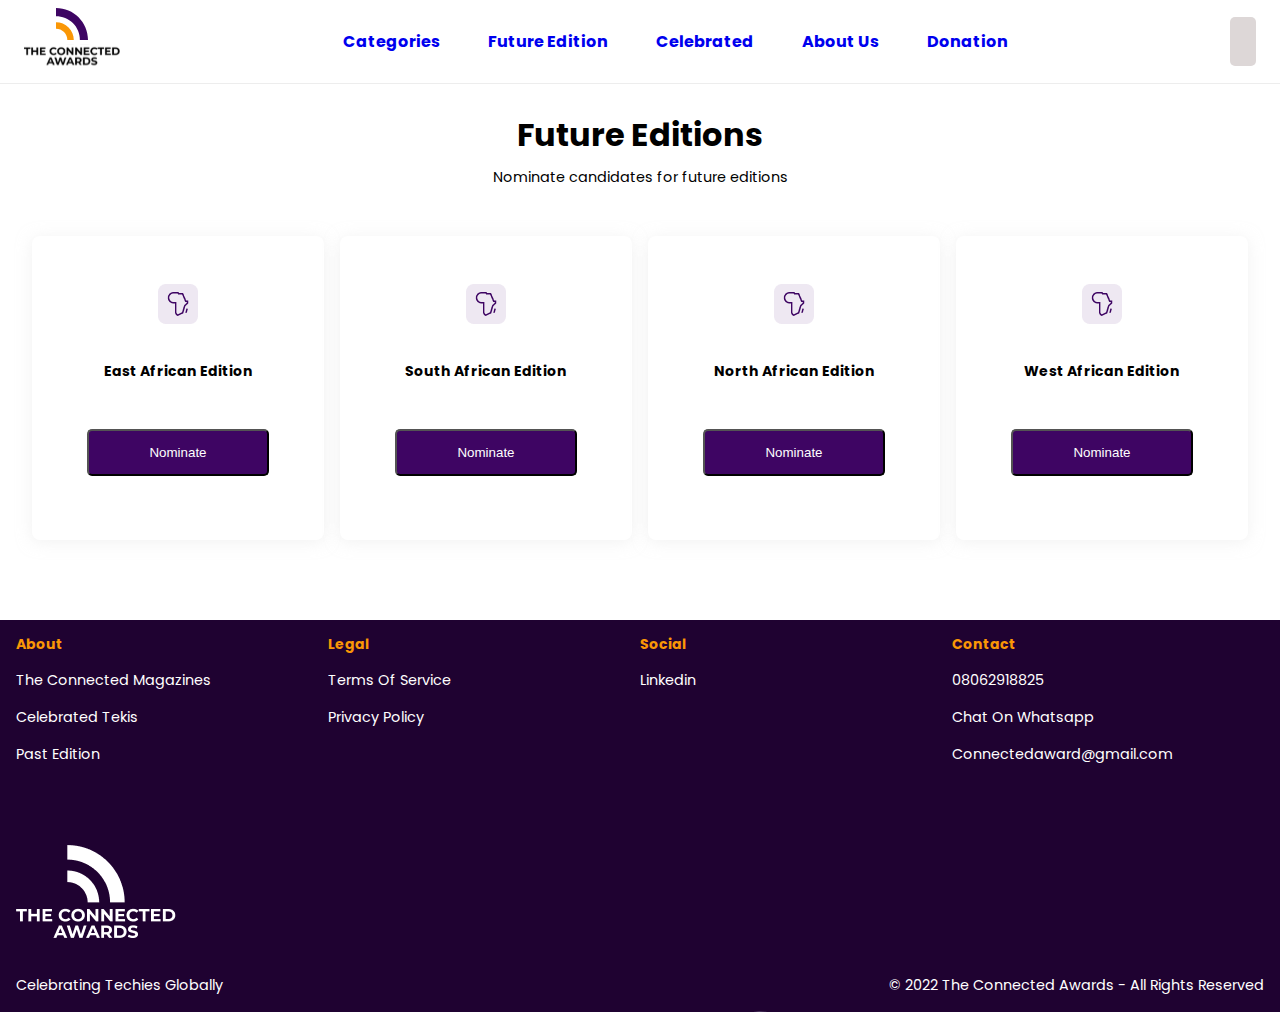
<file: award/future.html>
<!DOCTYPE html>
<html lang="en">
  <head>
    <meta charset="UTF-8" />
    <meta http-equiv="X-UA-Compatible" content="IE=edge" />
    <meta name="viewport" content="width=device-width, initial-scale=1.0" />
    <title>Tech Award</title>
    <link rel="stylesheet" href="style.css" />
    <link rel="preconnect" href="https://fonts.googleapis.com" />
    <link rel="preconnect" href="https://fonts.gstatic.com" crossorigin />
    <link
      href="https://fonts.googleapis.com/css2?family=Heebo&family=Montserrat:wght@500&family=Poppins:ital,wght@0,400;0,700;1,100&family=Raleway:ital,wght@0,600;1,100&family=Roboto&family=Roboto+Condensed&display=swap"
      rel="stylesheet"
    />
    <link
      rel="stylesheet"
      href="https://cdnjs.cloudflare.com/ajax/libs/font-awesome/6.1.1/css/all.min.css"
      integrity="sha512-KfkfwYDsLkIlwQp6LFnl8zNdLGxu9YAA1QvwINks4PhcElQSvqcyVLLD9aMhXd13uQjoXtEKNosOWaZqXgel0g=="
      crossorigin="anonymous"
      referrerpolicy="no-referrer"
    />
    <link
      href="https://fonts.googleapis.com/css2?family=Heebo&family=Montserrat:wght@500&family=Poppins:ital,wght@0,400;0,700;1,100&family=Raleway:ital,wght@0,600;1,100&family=Roboto&family=Roboto+Condensed&display=swap"
      rel="stylesheet"
    />
    <link rel="stylesheet" href="style3.css" />
  </head>
  <body>
    <nav class="menu-bar">
      <div class="nav-header">
        <a href="/"><img src="images/logo..svg" alt="logo" /></a>

        <div class="nav-toggle">
          <i class="fa fa-bars"></i>
        </div>
      </div>
      <ul class="links">
        <a href="/category.html"><li>Categories</li></a>
        <a href="/future.html"><li>Future Edition</li></a>
        <a href="/celebrate.html"><li>Celebrated</li></a>
        <a href="/about.html"><li>About Us</li></a>
        <a href="/donation.html"><li>Donation</li></a>
      </ul>
      <div class="nav-end">
        <a href="/login.html"><i class="fa-solid fa-right-to-bracket"></i></a>
      </div>
    </nav>

    <main class="main-cont">
      <div class="header-content">
        <h2>Future Editions</h2>
        <p>Nominate candidates for future editions</p>
      </div>
      <div class="grid-4">
        <div class="future-cont">
          <img src="images/africa.png" alt="" />
          <h4>East African Edition</h4>
          <a href=""><button class="btn">Nominate</button></a>
        </div>
        <div class="future-cont">
          <img src="images/africa.png" alt="" />
          <h4>South African Edition</h4>
          <a href=""><button class="btn">Nominate</button></a>
        </div>
        <div class="future-cont">
          <img src="images/africa.png" alt="" />
          <h4>North African Edition</h4>
          <a href=""><button class="btn">Nominate</button></a>
        </div>
        <div class="future-cont">
          <img src="images/africa.png" alt="" />
          <h4>West African Edition</h4>
          <a href=""><button class="btn">Nominate</button></a>
        </div>
      </div>
    </main>
    <script src="app.js"></script>
  </body>
  <footer>
    <div class="enquires">
      <div class="flex-enq">
        <h4>About</h4>
        <p>The Connected Magazines</p>
        <p>Celebrated Tekis</p>
        <p>Past Edition</p>
      </div>
      <div class="flex-enq">
        <h4>Legal</h4>
        <p>Terms Of Service</p>
        <p>Privacy Policy</p>
      </div>
      <div class="flex-enq">
        <h4>Social</h4>
        <p>Linkedin</p>
      </div>
      <div class="flex-enq">
        <h4>Contact</h4>
        <p>08062918825</p>
        <p>Chat On Whatsapp</p>
        <p>Connectedaward@gmail.com</p>
      </div>
    </div>
    <div class="connect-img">
      <img src="images/download (3).png" alt="" />
    </div>
    <div class="brand">
      <div class="copy-right">
        <p>Celebrating Techies Globally</p>
      </div>
      <div class="copy-right">
        <p>© 2022 The Connected Awards - All Rights Reserved</p>
      </div>
    </div>
  </footer>
</html>
</file>
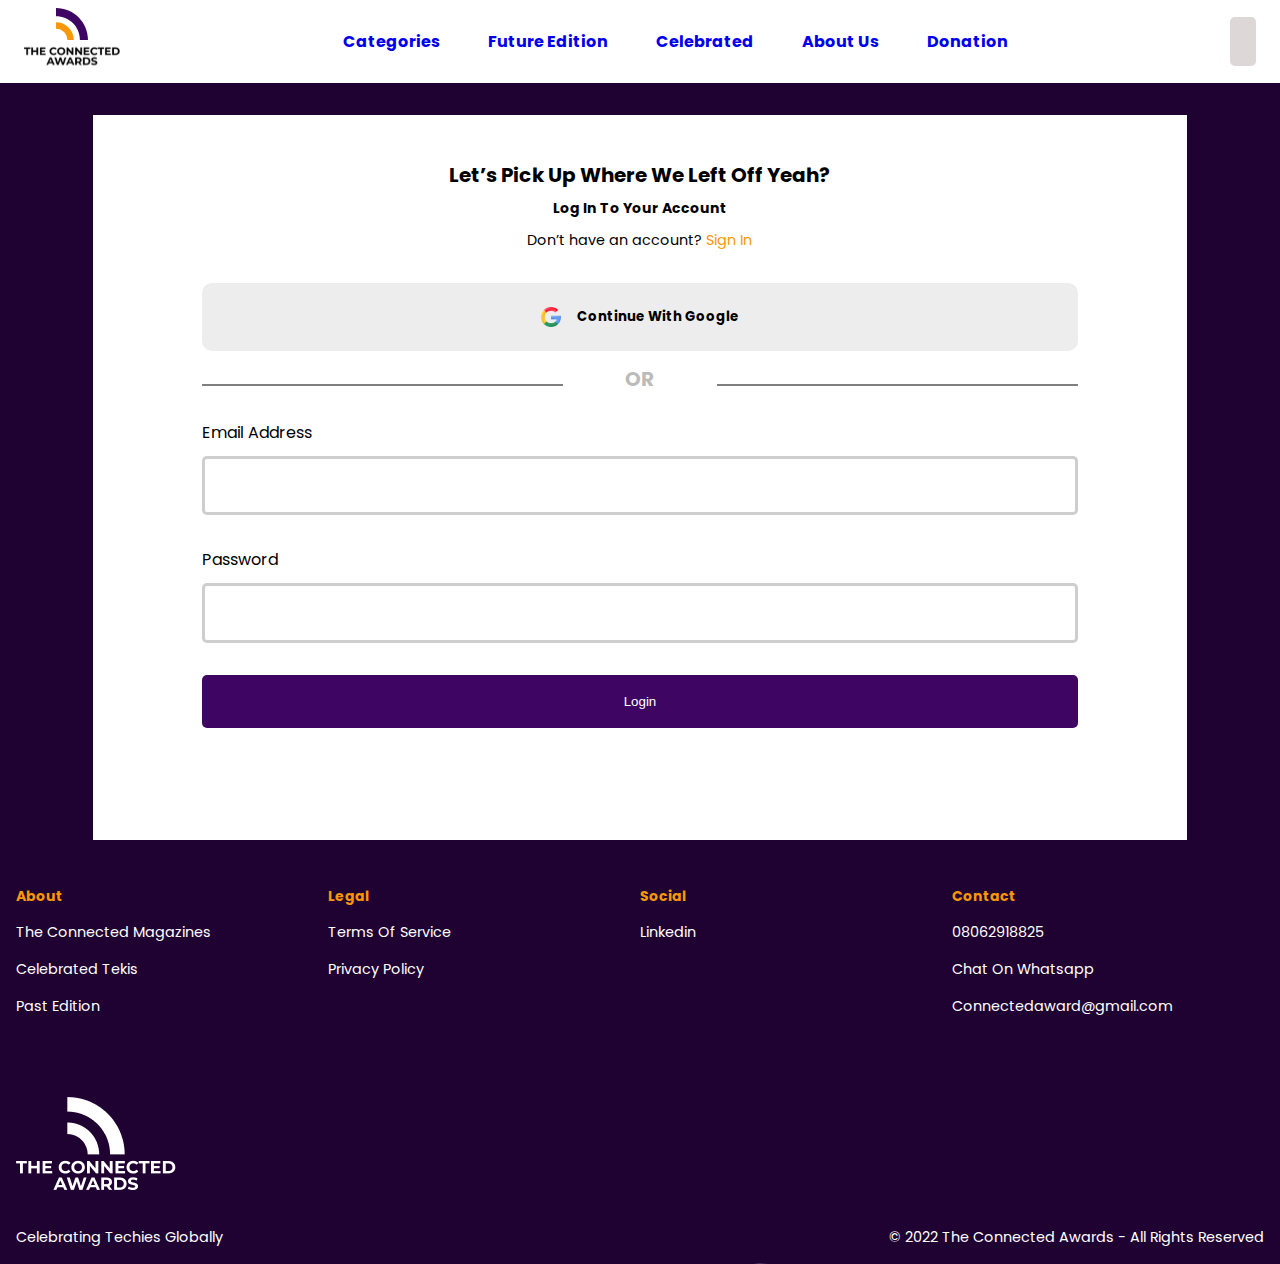
<file: award/login.html>
<!DOCTYPE html>
<html lang="en">
  <head>
    <meta charset="UTF-8" />
    <meta http-equiv="X-UA-Compatible" content="IE=edge" />
    <meta name="viewport" content="width=device-width, initial-scale=1.0" />
    <title>Tech Award</title>
    <link rel="stylesheet" href="style.css" />
    <link rel="preconnect" href="https://fonts.googleapis.com" />
    <link rel="preconnect" href="https://fonts.gstatic.com" crossorigin />
    <link
      href="https://fonts.googleapis.com/css2?family=Heebo&family=Montserrat:wght@500&family=Poppins:ital,wght@0,400;0,700;1,100&family=Raleway:ital,wght@0,600;1,100&family=Roboto&family=Roboto+Condensed&display=swap"
      rel="stylesheet"
    />
    <link
      rel="stylesheet"
      href="https://cdnjs.cloudflare.com/ajax/libs/font-awesome/6.1.1/css/all.min.css"
      integrity="sha512-KfkfwYDsLkIlwQp6LFnl8zNdLGxu9YAA1QvwINks4PhcElQSvqcyVLLD9aMhXd13uQjoXtEKNosOWaZqXgel0g=="
      crossorigin="anonymous"
      referrerpolicy="no-referrer"
    />
    <link
      href="https://fonts.googleapis.com/css2?family=Heebo&family=Montserrat:wght@500&family=Poppins:ital,wght@0,400;0,700;1,100&family=Raleway:ital,wght@0,600;1,100&family=Roboto&family=Roboto+Condensed&display=swap"
      rel="stylesheet"
    />
    <link rel="stylesheet" href="style7.css" />
  </head>
  <body>
    <nav class="menu-bar">
      <div class="nav-header">
        <a href="/"> <img src="images/logo..svg" alt="logo" /></a>

        <div class="nav-toggle">
          <i class="fa fa-bars"></i>
        </div>
      </div>
      <ul class="links">
        <a href="/category.html"><li>Categories</li></a>
        <a href="/future.html"><li>Future Edition</li></a>
        <a href="/celebrate.html"><li>Celebrated</li></a>
        <a href="/about.html"><li>About Us</li></a>
        <a href="/donation.html"><li>Donation</li></a>
      </ul>
      <div class="nav-end">
        <a href="/login.html"><i class="fa-solid fa-right-to-bracket"></i></a>
      </div>
    </nav>

    <main>
      <div class="mini">
        <div class="push">
          <h3>Let’s Pick Up Where We Left Off Yeah?</h3>
          <h4>Log In To Your Account</h4>
          <p>
            Don’t have an account?
            <a href="/signin.html"><span>Sign In</span></a>
          </p>
        </div>

        <form action="" class="norm-form">
          <div class="google">
            <img src="images/google.png" alt="" />
            <h5>Continue With Google</h5>
          </div>
          <div class="line">
            <hr />
            <h3>OR</h3>
            <hr />
          </div>

          <label for="email">Email Address</label>
          <input type="email" name="email" id="" />
          <label class="la" for="password">Password</label>
          <input type="password" name="password" id="" />
          <input class="create-btn" type="submit" value="Login" />
        </form>
      </div>
    </main>
    <script src="app.js"></script>
  </body>
  <footer>
    <div class="enquires">
      <div class="flex-enq">
        <h4>About</h4>
        <p>The Connected Magazines</p>
        <p>Celebrated Tekis</p>
        <p>Past Edition</p>
      </div>
      <div class="flex-enq">
        <h4>Legal</h4>
        <p>Terms Of Service</p>
        <p>Privacy Policy</p>
      </div>
      <div class="flex-enq">
        <h4>Social</h4>
        <p>Linkedin</p>
      </div>
      <div class="flex-enq">
        <h4>Contact</h4>
        <p>08062918825</p>
        <p>Chat On Whatsapp</p>
        <p>Connectedaward@gmail.com</p>
      </div>
    </div>
    <div class="connect-img">
      <img src="images/download (3).png" alt="" />
    </div>
    <div class="brand">
      <div class="copy-right">
        <p>Celebrating Techies Globally</p>
      </div>
      <div class="copy-right">
        <p>© 2022 The Connected Awards - All Rights Reserved</p>
      </div>
    </div>
  </footer>
</html>
</file>
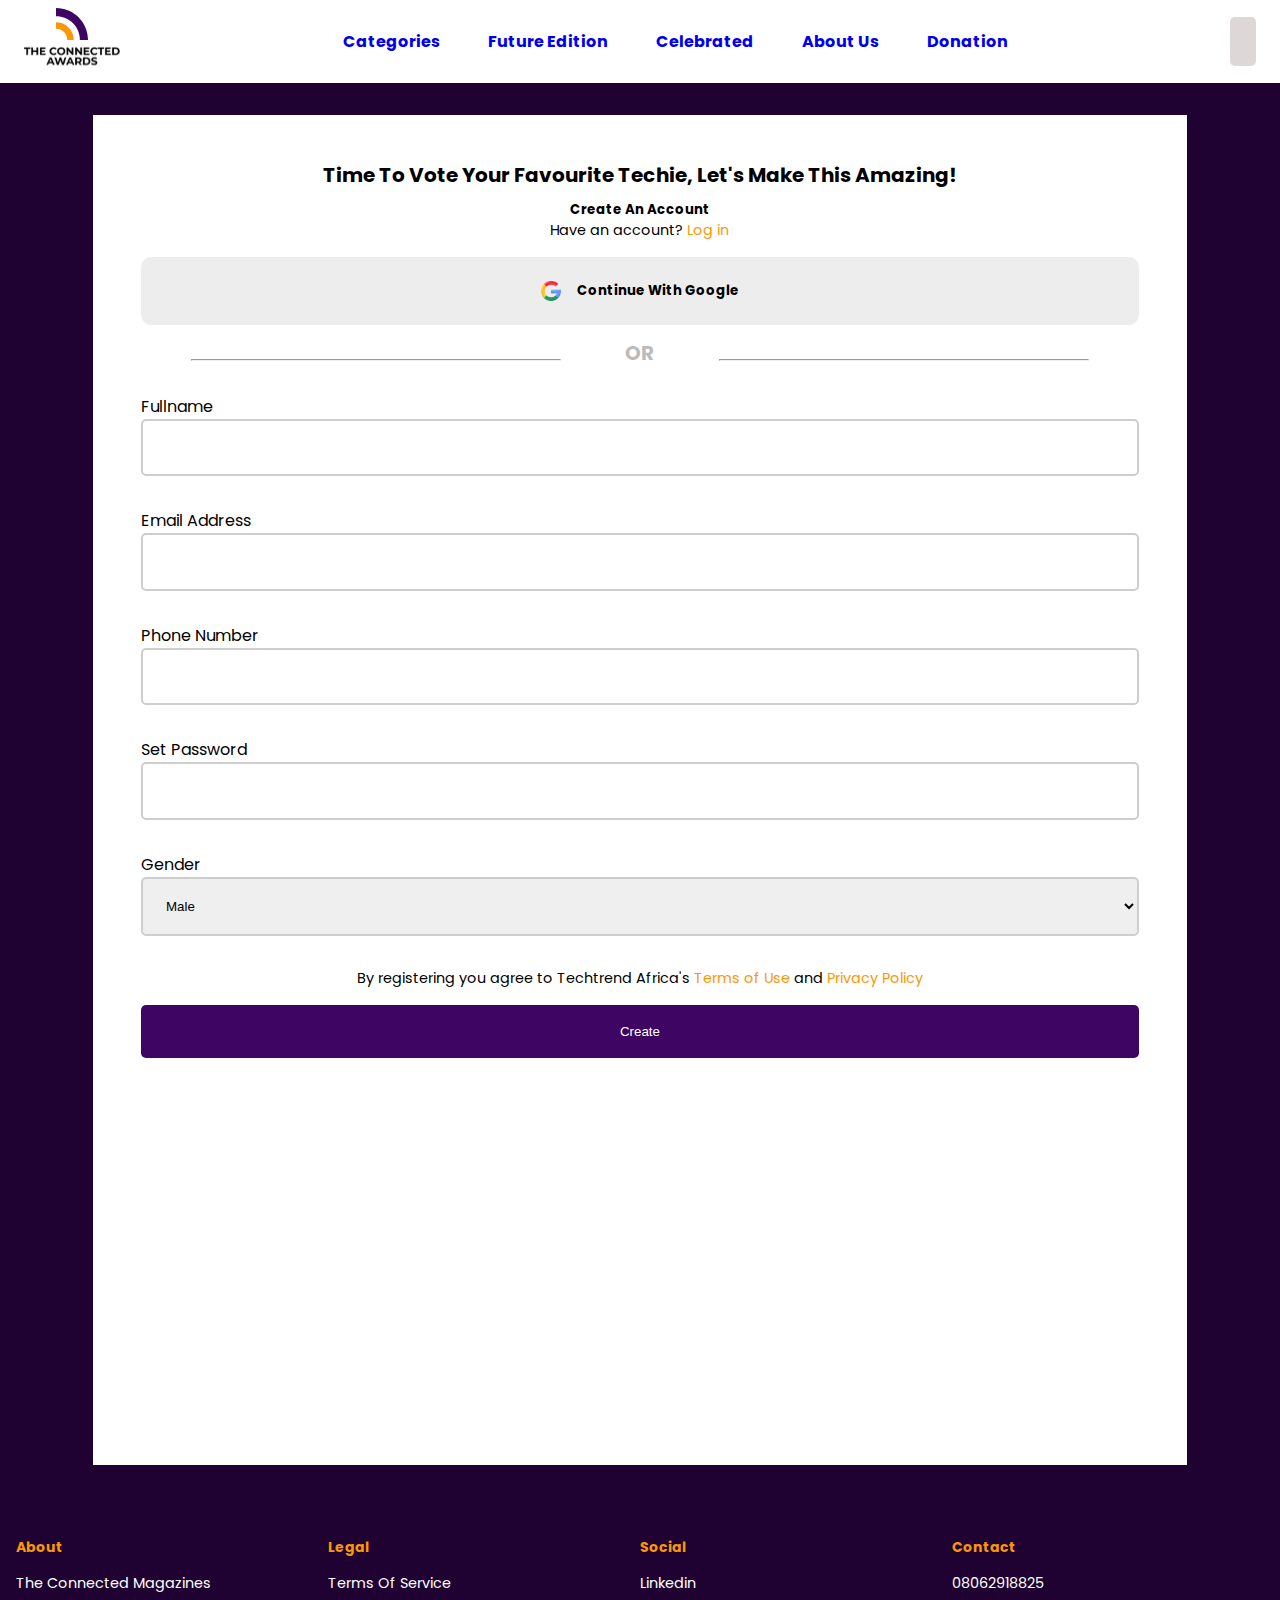
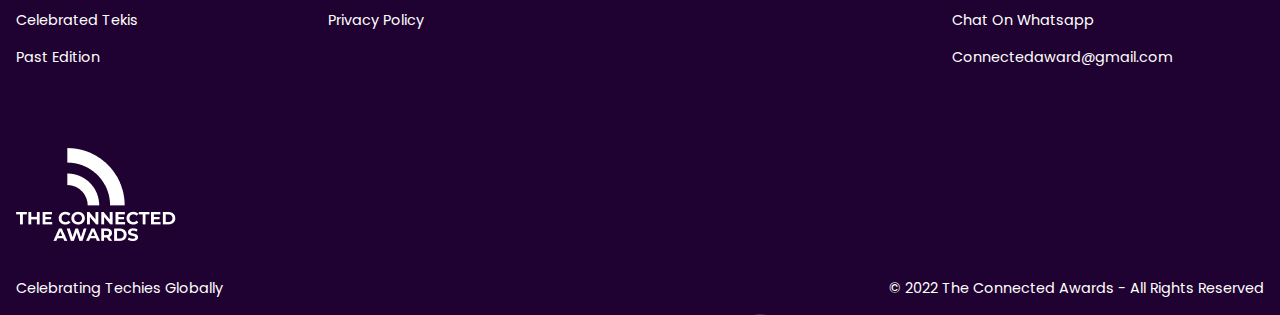
<file: award/signin.html>
<!DOCTYPE html>
<html lang="en">
  <head>
    <meta charset="UTF-8" />
    <meta http-equiv="X-UA-Compatible" content="IE=edge" />
    <meta name="viewport" content="width=device-width, initial-scale=1.0" />
    <title>TECH AWARD</title>
    <link rel="stylesheet" href="style.css" />
    <link rel="preconnect" href="https://fonts.googleapis.com" />
    <link rel="preconnect" href="https://fonts.gstatic.com" crossorigin />
    <link
      href="https://fonts.googleapis.com/css2?family=Heebo&family=Montserrat:wght@500&family=Poppins:ital,wght@0,400;0,700;1,100&family=Raleway:ital,wght@0,600;1,100&family=Roboto&family=Roboto+Condensed&display=swap"
      rel="stylesheet"
    />
    <link
      rel="stylesheet"
      href="https://cdnjs.cloudflare.com/ajax/libs/font-awesome/6.1.1/css/all.min.css"
      integrity="sha512-KfkfwYDsLkIlwQp6LFnl8zNdLGxu9YAA1QvwINks4PhcElQSvqcyVLLD9aMhXd13uQjoXtEKNosOWaZqXgel0g=="
      crossorigin="anonymous"
      referrerpolicy="no-referrer"
    />
    <link
      href="https://fonts.googleapis.com/css2?family=Heebo&family=Montserrat:wght@500&family=Poppins:ital,wght@0,400;0,700;1,100&family=Raleway:ital,wght@0,600;1,100&family=Roboto&family=Roboto+Condensed&display=swap"
      rel="stylesheet"
    />

    <link rel="stylesheet" href="index.css" />
  </head>
  <body>
    <nav class="menu-bar">
      <div class="nav-header">
        <a href="/"> <img src="images/logo..svg" alt="logo" /></a>

        <div class="nav-toggle">
          <i class="fa fa-bars"></i>
        </div>
      </div>
      <ul class="links">
        <a href="/category.html"><li>Categories</li></a>
        <a href="/future.html"><li>Future Edition</li></a>
        <a href="/celebrate.html"><li>Celebrated</li></a>
        <a href="/about.html"><li>About Us</li></a>
        <a href="/donation.html"><li>Donation</li></a>
      </ul>
      <div class="nav-end">
        <a href="/login.html"><i class="fa-solid fa-right-to-bracket"></i></a>
      </div>
    </nav>

    <main>
      <article>
        <div class="header-content">
          <h3>Time To Vote Your Favourite Techie, Let's Make This Amazing!</h3>
          <h5>Create An Account</h5>
          <p>
            Have an account? <a href="/login.html"> <span>Log in</span></a>
          </p>
        </div>
        <form action="norm">
          <div class="norm-header">
            <img src="images/google.png" alt="" />
            <h5>Continue With Google</h5>
          </div>
          <div class="line">
            <hr />
            <h3>OR</h3>
            <hr />
          </div>
          <label for="fullname">Fullname</label>
          <input type="text" name="" id="" />
          <label for="email">Email Address</label>
          <input type="email" name="" id="" />
          <label for="number">Phone Number</label>
          <input type="number" name="" id="" />
          <label for="password">Set Password</label>
          <input type="password" name="" id="" />
          <label for="gender">Gender</label>
          <select name="" id="Gender">
            <option value="">Male</option>
            <option value="">Female</option>
          </select>
          <p class="terms">
            By registering you agree to Techtrend Africa's
            <span> Terms of Use</span> and <span>Privacy Policy</span>
          </p>
          <input class="sub" type="submit" value="Create" />
        </form>
      </article>
    </main>
    <script src="app.js"></script>
  </body>
  <footer>
    <div class="enquires">
      <div class="flex-enq">
        <h4>About</h4>
        <p>The Connected Magazines</p>
        <p>Celebrated Tekis</p>
        <p>Past Edition</p>
      </div>
      <div class="flex-enq">
        <h4>Legal</h4>
        <p>Terms Of Service</p>
        <p>Privacy Policy</p>
      </div>
      <div class="flex-enq">
        <h4>Social</h4>
        <p>Linkedin</p>
      </div>
      <div class="flex-enq">
        <h4>Contact</h4>
        <p>08062918825</p>
        <p>Chat On Whatsapp</p>
        <p>Connectedaward@gmail.com</p>
      </div>
    </div>
    <div class="connect-img">
      <img src="images/download (3).png" alt="" />
    </div>
    <div class="brand">
      <div class="copy-right">
        <p>Celebrating Techies Globally</p>
      </div>
      <div class="copy-right">
        <p>© 2022 The Connected Awards - All Rights Reserved</p>
      </div>
    </div>
  </footer>
</html>
</file>
<file: award/style.css>
* {
  margin: 0;
  padding: 0;
  box-sizing: border-box;
}
body {
  font-family: "Poppins", sans-serif;
}
a {
  text-decoration: none;
}
ul {
  list-style: none;
}
h1,
h2,
h3,
h4 {
  letter-spacing: var(--spacing);
  text-transform: capitalize;
  line-height: 1.25;
  margin-bottom: 0.75rem;
  font-family: var(--ff-primary);
}
p {
  font-size: 0.9rem;
}
h1 {
  font-size: 4rem;
}
h2 {
  font-size: 3rem;
}
h3 {
  font-size: 1.25rem;
}
h4 {
  font-size: 0.875rem;
}

.menu-bar {
  display: flex;
  justify-content: space-between;
  width: 100%;
  padding: 1rem;
  align-items: center;
  background: #fff;
  box-shadow: 0 1px 0 hsl(0deg 0% 86% / 50%);
  padding: 0.5rem 1.5rem;
}
.show-links {
  display: none;
}
.nav-header {
  display: flex;
  align-items: center;
}
.links {
  display: flex;
  gap: 3rem;
  color: #0c0114;
  cursor: pointer;
  font-size: 1rem;
  font-weight: 700;
  text-transform: capitalize;
}
.nav-end input {
  margin: 1rem 0;
  display: flex;
}
.nav-end {
  display: flex;
  align-items: center;
  /* gap: 1rem; */
}

.nav-end i {
  border: none;
  border-radius: 5px;
  cursor: pointer;
  font-size: 1rem;
  padding: 0.8rem;
  width: 100%;
  background-color: rgb(221, 215, 215);
}

.nav-toggle {
  width: auto;
  padding: 1rem;
  font-size: 2rem;
  display: none;
}

.hero {
  text-align: center;
  display: flex;
  flex-direction: column;
  justify-content: center;
  padding: 2rem;
  margin: 2rem;
}

.bt {
  width: 30%;
  padding: 1.7rem;
  background-color: #3e0563;
  color: #fff;
  border-style: none;
  border-radius: 5px;
  cursor: pointer;
}
.search {
  width: 60%;
  padding: 1.7rem;
}
.cat {
  margin: 3rem 0;
}
.main-input {
  margin-top: 1rem;
}
.cat i {
  padding-left: 0.5rem;
}
.target-cont img {
  width: 40%;
}
.section-target {
  text-align: center;

  background-position: 50%;
  background-size: cover;
}
.main-target {
  background: #1f0231 url(images/frame.svg);
  background-position: 60%;
  background-size: cover;
  object-fit: fill;
  /* margin: 1rem 0; */
  /* height: 70vh; */
  padding: 2rem 0;
}
.target {
  display: grid;
  grid-template-columns: repeat(4, 1fr);
  gap: 1rem;
  margin: 5rem 2rem;
}
.tag {
  color: #fff;
  transform: translateY(90%);
  font-weight: 70px;
}
.target-cont h4 {
  color: #fff;
  transform: translateY(80%);
}
.target-cont {
  border: 2px solid #f9f9f9;
  padding: 3rem 0.8rem;
}
.horizon {
  border: none;
  border-bottom: 3px solid #fa9706;
  width: 30%;
  margin: 0.5rem 0;
}
.award {
  display: flex;
  padding: 0 10%;
  /* height: 80vh; */
  margin: 7rem auto;
  gap: 1.5rem;
  /* background-color: #fff; */
}

.connect {
  text-align: justify;
}
.award-p {
  line-height: 1.7rem;
}

.btn {
  width: 50%;
  padding: 1rem;
  margin: 1rem 0;
  background-color: #3e0563;
  color: #fff;
  border-radius: 5px;
}
.ab-image {
  position: relative;
}
.strip {
  bottom: 0;
  right: 0;
  position: absolute;
  width: 11%;
  object-fit: cover;

  /* height: 150px; */
}
.tekis {
  display: flex;
  padding: 0 10%;
  gap: 1rem;
  margin: 9rem 0;
  /* height: 100vh; */
}
.celebrated-tekis2 {
  display: grid;
  grid-template-columns: repeat(2, 1fr);
  gap: 1rem;
}
.celebrated-tekis {
  text-align: justify;
}

.abs-image {
  position: relative;
}
.stripe {
  bottom: 0;
  left: 0;
  position: absolute;
  width: 11%;
  object-fit: cover;
  transform: rotateY(180deg);
  /* height: 115px; */
  margin-bottom: 2rem;
}
.talent {
  display: grid;
  grid-template-columns: repeat(3, 1fr);
  gap: 1rem;
  text-align: center;
  align-items: center;
  /* height: 60vh; */
  padding: 0 8%;
}
.flex-talent {
  border: 4px solid #eee;

  padding: 2rem 2rem;
  margin: 2rem 0;
}
.flex-talent img {
  transform: translateY(-10%);
}
.flex-talent h3 {
  color: #3e0563;
}
footer {
  /* height: 60vh; */
  background: url(images/footer.svg);
  color: #fff;
  padding: 1rem;
}
.flex-enq h4 {
  color: #fa9706;
}
.enquires {
  display: grid;
  grid-template-columns: repeat(4, 1fr);
}
.flex-enq {
  text-align: justify;
}
.flex-enq p {
  margin: 1rem 0;
}
.connect-img {
  display: flex;
  justify-content: flex-start;
  margin-top: 4rem;
}
.brand {
  display: flex;
  flex-direction: row;
  justify-content: space-between;
  margin-top: 2rem;
}
.voting h3 {
  font-size: 2rem;
}
.voting {
  margin: 3rem auto;
  text-align: center;
}
.department {
  text-align: center;
  display: grid;
  grid-template-columns: repeat(4, 1fr);
  margin: 2rem 0;
  gap: 1rem;
}
.sect-depart {
  box-shadow: 0 2px 15px hsl(0deg 0% 90% / 50%);
  background-color: #fff;
  padding: 3rem 2rem;
  border-radius: 8px;
  width: 100%;
}

html {
  scroll-behavior: smooth;
}
@media (max-width: 1020px) {
  .award,
  .tekis {
    display: flex;
    flex-direction: column;
  }
  .image img {
    width: 100%;
  }
  .celebrated-tekis2 img {
    width: 100%;
    text-align: center;
    margin: 0 auto;
  }
  .talent {
    display: grid;
    grid-template-columns: repeat(2, 1fr);
  }
}
@media (max-width: 950px) {
  .nav-toggle {
    display: block;
  }
  .nav-end i {
    display: none;
  }
  .menu-bar {
    display: block;
  }
  .nav-header {
    display: flex;
    justify-content: space-between;
  }
  .links {
    display: flex;
    flex-direction: column;
    justify-content: flex-start;
    gap: 2rem;
    margin: 1rem 0;
    background-color: #fff;
    /* box-shadow: 0 1px 0 hsl(0deg 0% 86% / 50%); */
    padding: 1rem 0;
    display: none;
  }
  .nav-end {
    width: 100%;
  }
  .nav-end input {
    display: block;
  }

  .show-links {
    display: flex;
  }
}

@media (max-width: 895px) {
  .enquires {
    display: grid;
    grid-template-columns: repeat(3, 1fr);
    gap: 1rem;
  }

  .strip,
  .stripe {
    width: 15%;
  }
}
@media (max-width: 800px) {
  .target {
    display: grid;
    grid-template-columns: repeat(2, 1fr);
    /* margin-bottom: 2rem; */
  }
  .strip,
  .stripe {
    width: 15%;
  }
}
@media (max-width: 700px) {
  .flex-talent {
    width: 100%;
  }
  .strip,
  .stripe {
    width: 17%;
  }
}
@media (max-width: 560px) {
  .talent {
    display: flex;
    flex-direction: column;
  }
  .enquires {
    display: grid;
    grid-template-columns: repeat(2, 1fr);
    /* gap: 4rem; */
    margin: 0 auto;
    width: 100%;
  }
  .brand {
    display: flex;
    flex-direction: column;
    justify-content: flex-start;
    text-align: justify;
    gap: 1rem;
  }
  .flex-enq {
    width: 100%;
  }
  .strip,
  .stripe {
    width: 20%;
  }
}
@media (max-width: 461px) {
  .enquires {
    width: 100%;
  }
  h1 {
    font-size: 3rem;
  }
  .strip,
  .stripe {
    width: 25%;
  }
}
</file>
<file: award/style5.css>
main {
  padding: 2rem;
}
.header {
  text-align: center;
}
.header h3 {
  font-size: 2rem;
}
.group {
  margin: 2rem 0;
}
.global-tekis {
  display: grid;
  grid-template-columns: repeat(2, 1fr);
  gap: 2rem;
  margin: 2rem 0;
}
.horizon {
  margin: 1rem 0;
}
.para {
  line-height: 1.7rem;
}
@media (max-width: 1320px) {
  .group {
    width: 100%;
  }
}
@media (max-width: 950px) {
  .global-tekis {
    display: grid;
    grid-template-columns: repeat(1, 1fr);
  }
}
@media (max-width: 615px) {
  .glob-tekis img {
    width: 100%;
  }
}
</file>
<file: award/style2.css>
.main-input {
  text-align: center;
}
.categories {
  padding: 2rem;
  margin: 1rem 0;
}
@media (max-width: 755px) {
  .department {
    display: grid;
    grid-template-columns: repeat(2, 1fr);
  }
}
@media (max-width: 400px) {
  .department {
    display: grid;
    grid-template-columns: repeat(1, 1fr);
  }
}
</file>
<file: award/style4.css>
main {
  /* padding: 2rem; */
}
.header {
  text-align: center;
}
.header h2 {
  font-size: 2rem;
}
.grid-5 {
  display: grid;
  grid-template-columns: repeat(4, 1fr);
  text-align: center;
  margin: 2rem 0;
}
.tekki img {
  height: 200px;
  object-fit: contain;
  width: 200px;
}
@media (max-width: 870px) {
  .grid-5 {
    display: grid;
    grid-template-columns: repeat(2, 1fr);
  }
}
@media (max-width: 476px) {
  .grid-5 {
    display: grid;
    grid-template-columns: repeat(1, 1fr);
  }
}
</file>
<file: award/style6.css>
main {
  padding: 2rem;
}
.header {
  text-align: center;
}
.header h3 {
  font-size: 2rem;
}
.teach {
  display: grid;
  grid-template-columns: repeat(2, 1fr);
  gap: 2rem;
  margin: 4rem 0;
}
p {
  margin: 1rem 0;
}
.gridd img {
  width: 100%;
}
@media (max-width: 950px) {
  .teach {
    display: grid;
    grid-template-columns: repeat(1, 1fr);
  }
}
</file>
<file: award/style3.css>
.main-cont {
  padding: 2rem;
}
.header-content {
  text-align: center;
}
.header-content h2 {
  font-size: 2rem;
}
.future-cont .btn {
  width: 70%;
  padding: 0.9rem;
  cursor: pointer;
}
.grid-4 {
  display: grid;
  grid-template-columns: repeat(4, 1fr);
  text-align: center;
  margin: 3rem 0;
  gap: 1rem;
}
.future-cont {
  background-color: #fff;
  box-shadow: 0 2px 15px hsl(0deg 0% 90% / 50%);

  padding: 3rem 1rem;
  border-radius: 8px;
}
.future-cont h4 {
  margin: 2rem 0;
}
@media (max-width: 790px) {
  .grid-4 {
    display: grid;
    grid-template-columns: repeat(2, 1fr);
  }
}
@media (max-width: 520px) {
  .grid-4 {
    display: grid;
    grid-template-columns: repeat(1, 1fr);
  }
}
</file>
<file: award/style7.css>
main {
  background: url(images/footer.svg);

  padding: 2rem;
}
.google img {
  width: 20px;
}

.google {
  align-items: center;
  background: hsla(0, 1%, 86%, 0.5);
  border-radius: 10px;
  display: flex;
  gap: 1rem;
  justify-content: center;
  margin: 1rem auto;
  padding: 1.5rem;
  position: relative;
  text-align: center;
  width: 100%;
}
.mini {
  background-color: #fff;
  width: 90%;
  margin: 0 auto;
  text-align: center;

  padding: 3rem 0;
}

.line {
  align-items: center;
  color: hsla(0, 0%, 47%, 0.5);
  display: grid;
  font-size: 1.2rem;
  grid-template-columns: 0.7fr 0.3fr 0.7fr;
  margin: 1rem auto;
  text-align: center;
  width: 100%;
}
.line h3 {
  align-items: center;
}
.line hr {
  border-style: none;
  border-bottom: 2px solid;
  align-items: center;
  text-align: center;
}
.norm-form {
  display: block;
}
form {
  grid-gap: 1rem;
  /* display: grid; */
  gap: 1rem;
  grid-template-columns: 0.75fr 0.25fr;
  margin: 2rem auto;
  width: 80%;
}
.norm-form label {
  margin-bottom: 0.7rem;
}
label {
  display: block;
  font-size: 1rem;
  width: 100%;
  text-align: left;
  cursor: default;
}

.norm-form input {
  margin-bottom: 2rem;
}
input {
  border: 3px solid #cecece;
  border-radius: 5px;
  padding: 1.2rem;
  width: 100%;
}
.create-btn {
  background-color: #3e0563;
  color: #fff;
  border-style: none;
  cursor: pointer;
}
span {
  color: #fa9706;
}
</file>
<file: award/index.css>
main {
  background: url(images/footer.svg);
  height: 160vh;
  padding: 2rem;
  /* color: #fff; */
}
article {
  background-color: #fff;
  height: 150vh;
  width: 90%;
  margin: 0 auto;
  text-align: center;
  padding: 3rem;
}
.norm-header img {
  width: 20px;
}
.norm-header {
  align-items: center;
  background: hsla(0, 1%, 86%, 0.5);
  border-radius: 10px;
  display: flex;
  gap: 1rem;
  justify-content: center;
  margin: 1rem auto;
  padding: 1.5rem;
  position: relative;
  text-align: center;
  width: 100%;
}
.line {
  align-items: center;
  color: hsla(0, 0%, 47%, 0.5);
  display: grid;
  font-size: 2rem;
  grid-template-columns: 0.7fr 0.3fr 0.7fr;
  margin: 1rem auto;
  text-align: center;
  width: 90%;
}
label {
  display: block;
  text-align: left;
}
.norm {
  display: block;
  position: absolute;
}
.norm label {
  margin-bottom: 0.7rem;
}
input,
select {
  margin-bottom: 2rem;
}
.terms {
  margin-bottom: 1rem;
}
input,
select {
  border: 2px solid #cecece;
  border-radius: 5px;
  padding: 1.2rem;
  width: 100%;
}
span {
  color: #fa9706;
}
.sub {
  background-color: #3e0563;
  color: #fff;
  border-style: none;
  cursor: pointer;
}
</file>
